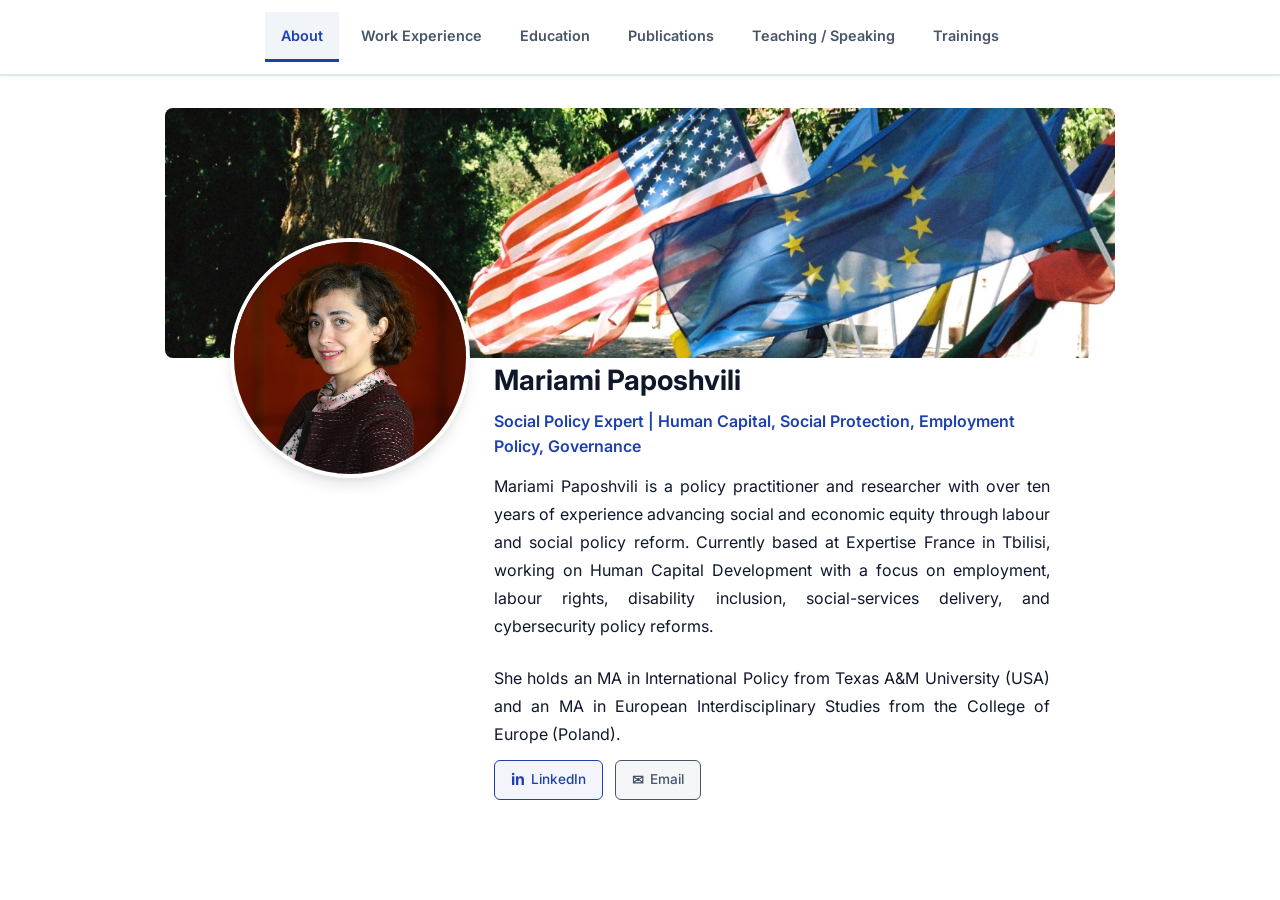
<file: index.html>
<!DOCTYPE html>
<html lang="en">
<!-- SEO: Update https://mariamipaposhvili.com to your domain in canonical, og:url, og:image, schema, robots.txt, and sitemap.xml when deploying -->
<head>
    <meta charset="UTF-8">
    <meta name="viewport" content="width=device-width, initial-scale=1.0">
    <meta name="description" content="Mariami Paposhvili - Policy Expert & Researcher specializing in international development, social policy, and Eastern Partnership relations. Expertise in human capital, employment policy, and EU-Georgia relations.">
    <meta name="keywords" content="Mariami Paposhvili, Policy Expert, Researcher, International Development, Eastern Partnership, Social Policy, Human Capital, Employment Policy, Georgia, Expertise France">
    <meta name="author" content="Mariami Paposhvili">
    <meta name="robots" content="index, follow">
    <link rel="canonical" href="https://mariamipaposhvili.com/">
    <title>Mariami Paposhvili - Policy Expert & Researcher | Social Policy, Eastern Partnership</title>
    <link rel="icon" type="image/x-icon" href="images/favicon.ico">
    <!-- Open Graph -->
    <meta property="og:type" content="profile">
    <meta property="og:title" content="Mariami Paposhvili - Policy Expert & Researcher">
    <meta property="og:description" content="Policy practitioner and researcher with 10+ years advancing social and economic equity through labour and social policy reform. Based at Expertise France in Tbilisi.">
    <meta property="og:url" content="https://mariamipaposhvili.com/">
    <meta property="og:image" content="https://mariamipaposhvili.com/images/photo.jpeg">
    <meta property="og:locale" content="en_US">
    <!-- Twitter Card -->
    <meta name="twitter:card" content="summary">
    <meta name="twitter:title" content="Mariami Paposhvili - Policy Expert & Researcher">
    <meta name="twitter:description" content="Policy practitioner and researcher with 10+ years in international development, social policy, and Eastern Partnership relations.">
    <link rel="preconnect" href="https://fonts.googleapis.com">
    <link rel="preconnect" href="https://fonts.gstatic.com" crossorigin>
    <link href="https://fonts.googleapis.com/css2?family=Inter:wght@300;400;500;600;700&display=swap" rel="stylesheet">
    <link rel="stylesheet" href="styles.css">
    <script async src="https://www.googletagmanager.com/gtag/js?id=G-JF07YHYESD"></script>
    <script>
        window.dataLayer = window.dataLayer || [];
        function gtag(){dataLayer.push(arguments);}
        gtag('js', new Date());
        gtag('config', 'G-JF07YHYESD');
    </script>
    <script type="application/ld+json">
    {
        "@context": "https://schema.org",
        "@type": "Person",
        "name": "Mariami Paposhvili",
        "jobTitle": "Social Policy Expert",
        "description": "Policy practitioner and researcher with over ten years of experience advancing social and economic equity through labour and social policy reform.",
        "url": "https://mariamipaposhvili.com/",
        "image": "https://mariamipaposhvili.com/images/photo.jpeg",
        "email": "mariami.paposhvili@coleurope.eu",
        "sameAs": ["https://www.linkedin.com/in/mariami-p-04703041/"],
        "alumniOf": [
            {"@type": "Organization", "name": "Texas A&M University"},
            {"@type": "Organization", "name": "College of Europe"}
        ],
        "worksFor": {"@type": "Organization", "name": "Expertise France"}
    }
    </script>
</head>
<body>
    <!-- Page Navigation -->
    <nav class="tabs-nav">
        <div class="container">
            <div class="tabs-menu">
                <a href="index.html" class="tab-btn active">About</a>
                <a href="experience.html" class="tab-btn">Work Experience</a>
                <a href="education.html" class="tab-btn">Education</a>
                <a href="publications.html" class="tab-btn">Publications</a>
                <a href="teaching.html" class="tab-btn">Teaching / Speaking</a>
                <a href="trainings.html" class="tab-btn">Trainings</a>
            </div>
        </div>
    </nav>

    <main class="main-content">
        <!-- About Section -->
        <section id="about" class="tab-content active">
            <div class="about-cover-container">
                <img src="images/cover-us-eu-flags.jpeg" alt="EU and US flags representing international policy and Eastern Partnership relations" class="about-cover-image">
            </div>
            <div class="container">
                <div class="about-content">
                    <div class="about-layout">
                        <div class="photo-container">
                            <img src="images/photo.jpeg" alt="Mariami Paposhvili" class="profile-photo" onerror="this.style.display='none'; this.nextElementSibling.style.display='block';">
                            <div class="photo-placeholder" style="display: none;">
                                <span>MP</span>
                            </div>
                        </div>
                        <div class="about-info-column">
                            <div class="about-info">
                                <h1 class="hero-name">Mariami Paposhvili</h1>
                                <p class="hero-title">Social Policy Expert | Human Capital, Social Protection, Employment Policy, Governance</p>
                            </div>
                            <div class="about-text">
                                <p>Mariami Paposhvili is a policy practitioner and researcher with over ten years of experience advancing social and economic equity through labour and social policy reform. Currently based at Expertise France in Tbilisi, working on Human Capital Development with a focus on employment, labour rights, disability inclusion, social-services delivery, and cybersecurity policy reforms.</p>
                                <p>She holds an MA in International Policy from Texas A&M University (USA) and an MA in European Interdisciplinary Studies from the College of Europe (Poland).</p>
                            </div>
                            <div class="about-contact-links">
                                <a href="https://www.linkedin.com/in/mariami-p-04703041/" target="_blank" rel="noopener noreferrer" class="contact-link linkedin-link">
                                    <span class="contact-icon">in</span>
                                    <span>LinkedIn</span>
                                </a>
                                <a href="mailto:mariami.paposhvili@coleurope.eu" class="contact-link email-link">
                                    <span class="contact-icon">✉</span>
                                    <span>Email</span>
                                </a>
                            </div>
                        </div>
                    </div>
                </div>
            </div>
        </section>
    </main>
</body>
</html>
</file>
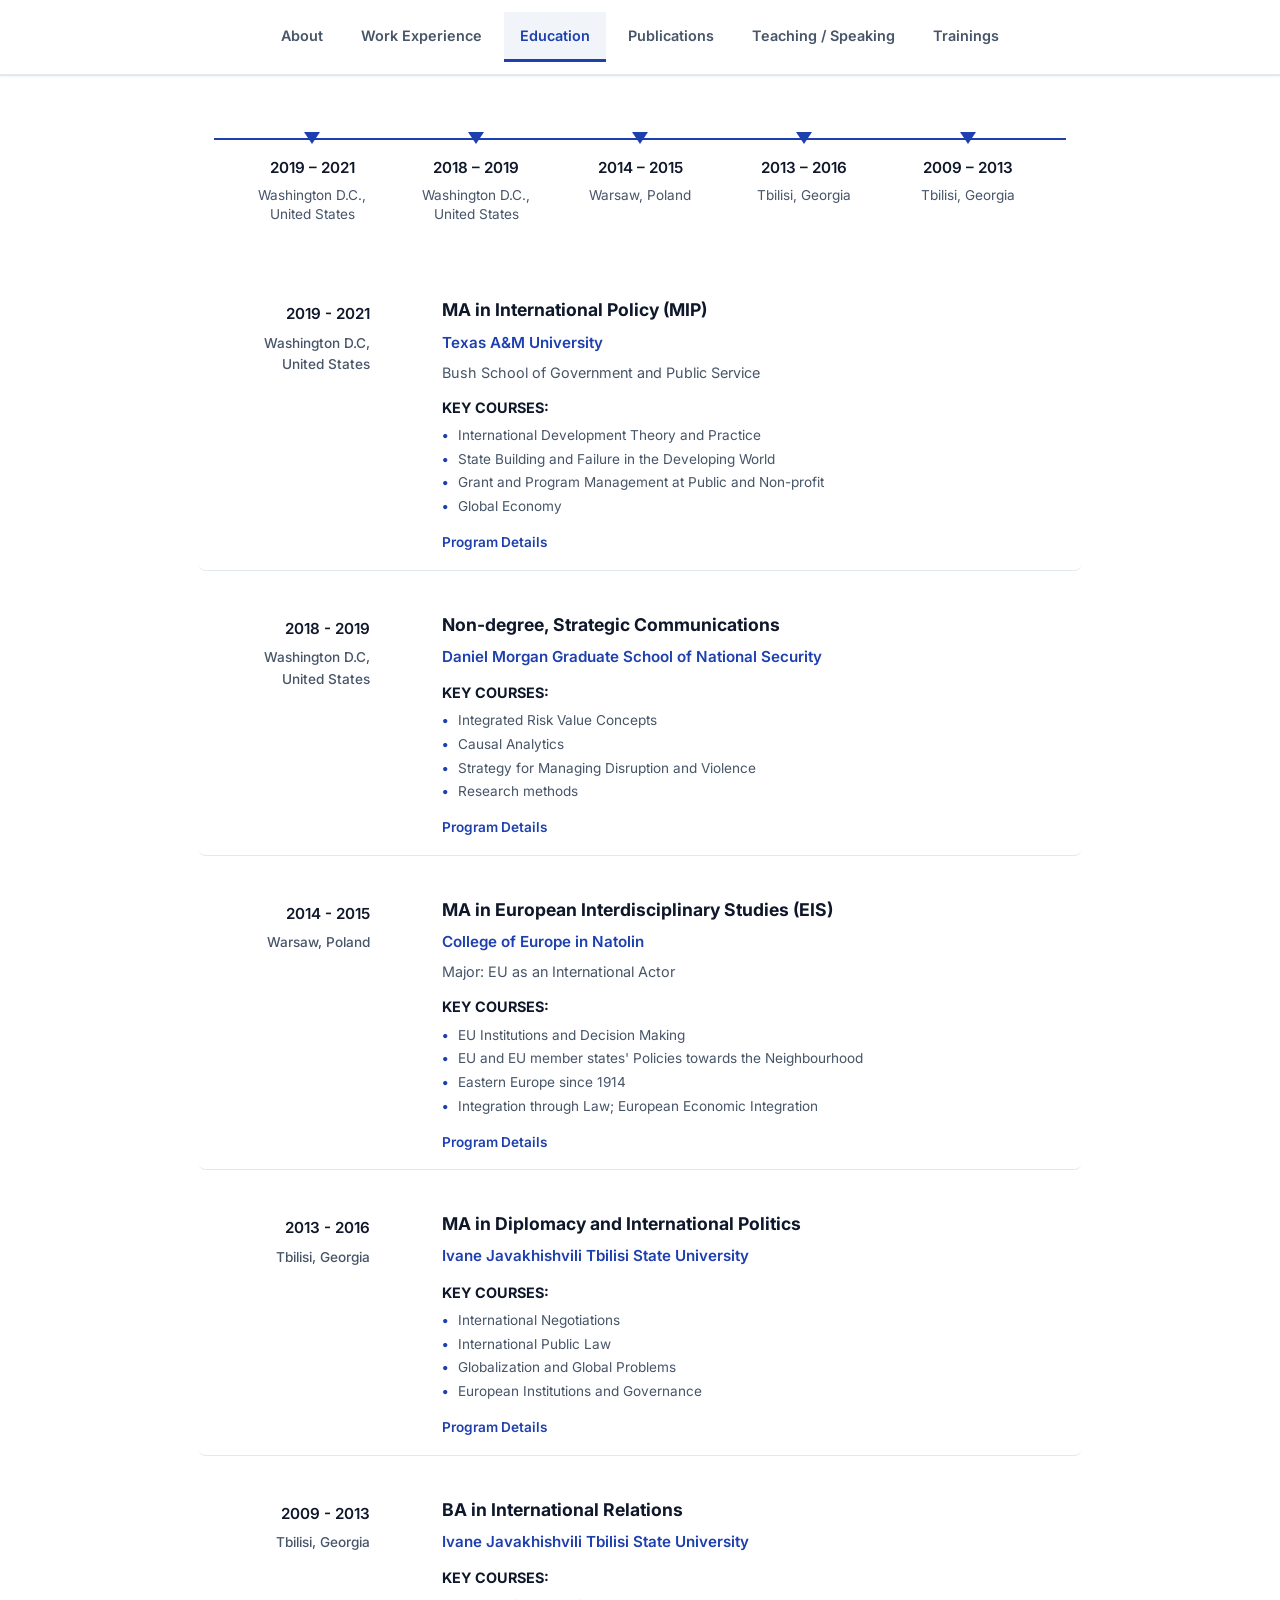
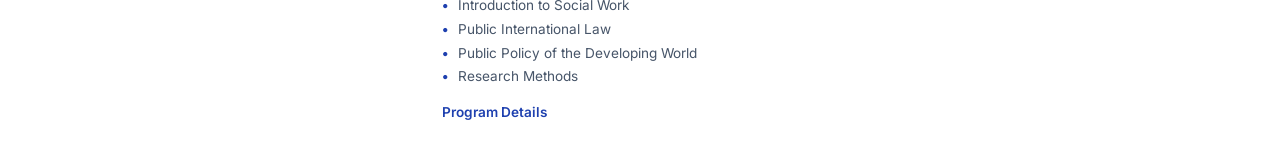
<file: education.html>
<!DOCTYPE html>
<html lang="en">
<head>
    <meta charset="UTF-8">
    <meta name="viewport" content="width=device-width, initial-scale=1.0">
    <meta name="description" content="Mariami Paposhvili's education: MA International Policy (Texas A&M), MA European Studies (College of Europe), MA Diplomacy (Tbilisi State University).">
    <meta name="keywords" content="Mariami Paposhvili, education, Texas A&M, College of Europe, Tbilisi State University, international policy">
    <meta name="author" content="Mariami Paposhvili">
    <meta name="robots" content="index, follow">
    <link rel="canonical" href="https://mariamipaposhvili.com/education.html">
    <title>Education - Mariami Paposhvili | MA International Policy, College of Europe</title>
    <link rel="icon" type="image/x-icon" href="images/favicon.ico">
    <meta property="og:type" content="website">
    <meta property="og:title" content="Education - Mariami Paposhvili">
    <meta property="og:description" content="Academic background: Texas A&M University, College of Europe in Natolin, Tbilisi State University.">
    <meta property="og:url" content="https://mariamipaposhvili.com/education.html">
    <link rel="preconnect" href="https://fonts.googleapis.com">
    <link rel="preconnect" href="https://fonts.gstatic.com" crossorigin>
    <link href="https://fonts.googleapis.com/css2?family=Inter:wght@300;400;500;600;700&display=swap" rel="stylesheet">
    <link rel="stylesheet" href="styles.css">
    <script async src="https://www.googletagmanager.com/gtag/js?id=G-JF07YHYESD"></script>
    <script>
        window.dataLayer = window.dataLayer || [];
        function gtag(){dataLayer.push(arguments);}
        gtag('js', new Date());
        gtag('config', 'G-JF07YHYESD');
    </script>
</head>
<body>
    <nav class="tabs-nav">
        <div class="container">
            <div class="tabs-menu">
                <a href="index.html" class="tab-btn">About</a>
                <a href="experience.html" class="tab-btn">Work Experience</a>
                <a href="education.html" class="tab-btn active">Education</a>
                <a href="publications.html" class="tab-btn">Publications</a>
                <a href="teaching.html" class="tab-btn">Teaching / Speaking</a>
                <a href="trainings.html" class="tab-btn">Trainings</a>
            </div>
        </div>
    </nav>

    <main class="main-content">
        <section id="education" class="tab-content active" aria-labelledby="education-heading">
            <div class="container">
                <h1 id="education-heading" class="page-title visually-hidden">Education</h1>
                <div class="education-timeline-header">
                    <div class="education-timeline-line"></div>
                    <div class="education-timeline-items">
                        <div class="education-timeline-item">
                            <div class="timeline-arrow"></div>
                            <div class="timeline-date">2019 – 2021</div>
                            <div class="timeline-location">Washington D.C.,<br>United States</div>
                        </div>
                        <div class="education-timeline-item">
                            <div class="timeline-arrow"></div>
                            <div class="timeline-date">2018 – 2019</div>
                            <div class="timeline-location">Washington D.C.,<br>United States</div>
                        </div>
                        <div class="education-timeline-item">
                            <div class="timeline-arrow"></div>
                            <div class="timeline-date">2014 – 2015</div>
                            <div class="timeline-location">Warsaw, Poland</div>
                        </div>
                        <div class="education-timeline-item">
                            <div class="timeline-arrow"></div>
                            <div class="timeline-date">2013 – 2016</div>
                            <div class="timeline-location">Tbilisi, Georgia</div>
                        </div>
                        <div class="education-timeline-item">
                            <div class="timeline-arrow"></div>
                            <div class="timeline-date">2009 – 2013</div>
                            <div class="timeline-location">Tbilisi, Georgia</div>
                        </div>
                    </div>
                </div>

                <div class="education-list">
                    <article class="education-item">
                        <div class="education-date-column">
                            <div class="education-period">2019 - 2021</div>
                            <div class="education-location-text">Washington D.C,<br>United States</div>
                        </div>
                        <div class="education-content-column">
                            <div class="education-header">
                                <h3 class="education-degree">MA in International Policy (MIP)</h3>
                                <span class="education-school">Texas A&amp;M University</span>
                                <span class="education-institution">Bush School of Government and Public Service</span>
                            </div>
                            <div class="education-details">
                                <p class="education-key-courses"><strong>KEY COURSES:</strong></p>
                                <ul>
                                    <li>International Development Theory and Practice</li>
                                    <li>State Building and Failure in the Developing World</li>
                                    <li>Grant and Program Management at Public and Non-profit</li>
                                    <li>Global Economy</li>
                                </ul>
                                <a href="https://bush.tamu.edu/dc/degrees/mip/" target="_blank" rel="noopener noreferrer" class="education-link">Program Details</a>
                            </div>
                        </div>
                    </article>

                    <article class="education-item">
                        <div class="education-date-column">
                            <div class="education-period">2018 - 2019</div>
                            <div class="education-location-text">Washington D.C,<br>United States</div>
                        </div>
                        <div class="education-content-column">
                            <div class="education-header">
                                <h3 class="education-degree">Non-degree, Strategic Communications</h3>
                                <span class="education-school">Daniel Morgan Graduate School of National Security</span>
                            </div>
                            <div class="education-details">
                                <p class="education-key-courses"><strong>KEY COURSES:</strong></p>
                                <ul>
                                    <li>Integrated Risk Value Concepts</li>
                                    <li>Causal Analytics</li>
                                    <li>Strategy for Managing Disruption and Violence</li>
                                    <li>Research methods</li>
                                </ul>
                                <a href="https://danielmorgangraduateschool.com/academics/" target="_blank" rel="noopener noreferrer" class="education-link">Program Details</a>
                            </div>
                        </div>
                    </article>

                    <article class="education-item">
                        <div class="education-date-column">
                            <div class="education-period">2014 - 2015</div>
                            <div class="education-location-text">Warsaw, Poland</div>
                        </div>
                        <div class="education-content-column">
                            <div class="education-header">
                                <h3 class="education-degree">MA in European Interdisciplinary Studies (EIS)</h3>
                                <span class="education-school">College of Europe in Natolin</span>
                                <span class="education-institution">Major: EU as an International Actor</span>
                            </div>
                            <div class="education-details">
                                <p class="education-key-courses"><strong>KEY COURSES:</strong></p>
                                <ul>
                                    <li>EU Institutions and Decision Making</li>
                                    <li>EU and EU member states' Policies towards the Neighbourhood</li>
                                    <li>Eastern Europe since 1914</li>
                                    <li>Integration through Law; European Economic Integration</li>
                                </ul>
                                <a href="https://www.coleurope.eu/natolin/academic-offer/master-arts-european-interdisciplinary-studies" target="_blank" rel="noopener noreferrer" class="education-link">Program Details</a>
                            </div>
                        </div>
                    </article>

                    <article class="education-item">
                        <div class="education-date-column">
                            <div class="education-period">2013 - 2016</div>
                            <div class="education-location-text">Tbilisi, Georgia</div>
                        </div>
                        <div class="education-content-column">
                            <div class="education-header">
                                <h3 class="education-degree">MA in Diplomacy and International Politics</h3>
                                <span class="education-school">Ivane Javakhishvili Tbilisi State University</span>
                            </div>
                            <div class="education-details">
                                <p class="education-key-courses"><strong>KEY COURSES:</strong></p>
                                <ul>
                                    <li>International Negotiations</li>
                                    <li>International Public Law</li>
                                    <li>Globalization and Global Problems</li>
                                    <li>European Institutions and Governance</li>
                                </ul>
                                <a href="https://www.tsu.ge/en/faculty/168/FACULTY%20OF%20SOCIAL%20AND%20POLITICAL%20SCIENCES/page/International-Relations-" target="_blank" rel="noopener noreferrer" class="education-link">Program Details</a>
                            </div>
                        </div>
                    </article>

                    <article class="education-item">
                        <div class="education-date-column">
                            <div class="education-period">2009 - 2013</div>
                            <div class="education-location-text">Tbilisi, Georgia</div>
                        </div>
                        <div class="education-content-column">
                            <div class="education-header">
                                <h3 class="education-degree">BA in International Relations</h3>
                                <span class="education-school">Ivane Javakhishvili Tbilisi State University</span>
                            </div>
                            <div class="education-details">
                                <p class="education-key-courses"><strong>KEY COURSES:</strong></p>
                                <ul>
                                    <li>Introduction to Social Work</li>
                                    <li>Public International Law</li>
                                    <li>Public Policy of the Developing World</li>
                                    <li>Research Methods</li>
                                </ul>
                                <a href="https://www.tsu.ge/en/faculty/168/FACULTY%20OF%20SOCIAL%20AND%20POLITICAL%20SCIENCES/page/International-Relations-" target="_blank" rel="noopener noreferrer" class="education-link">Program Details</a>
                            </div>
                        </div>
                    </article>
                </div>
            </div>
        </section>
    </main>
</body>
</html>
</file>
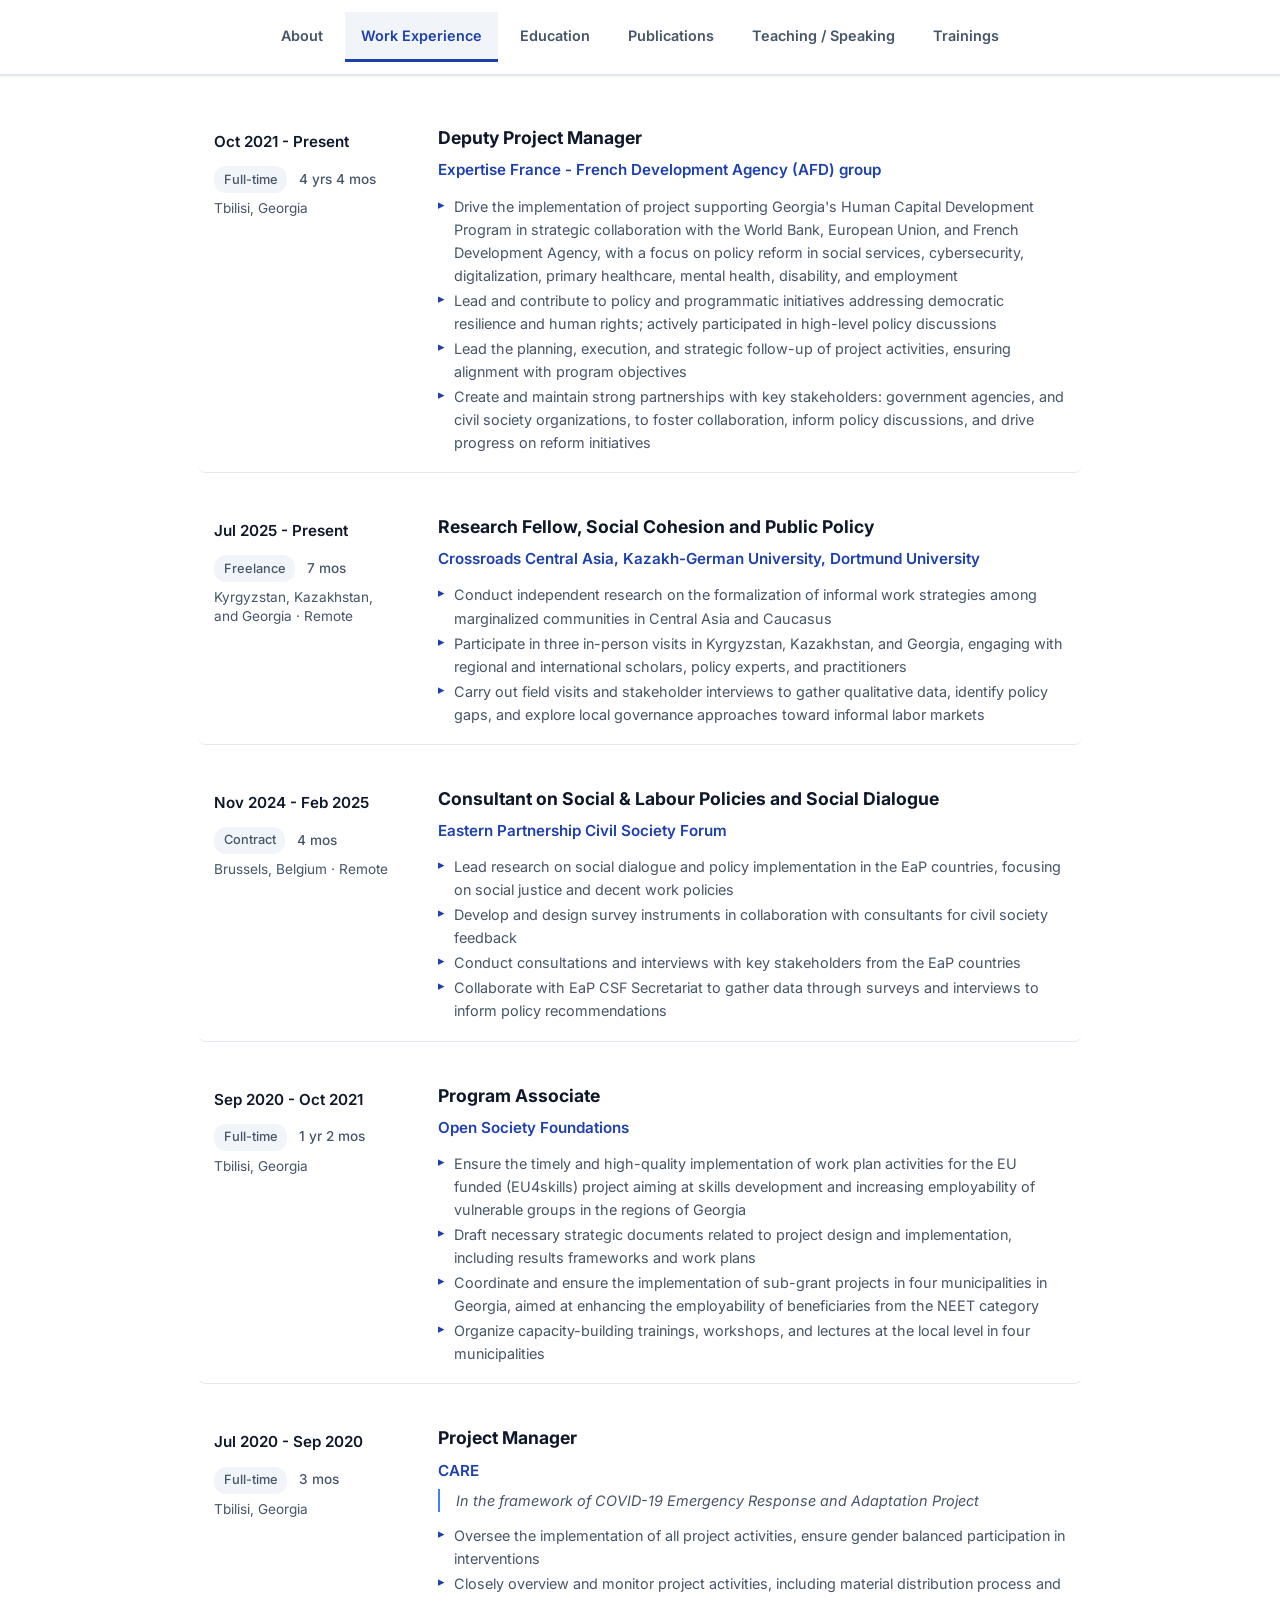
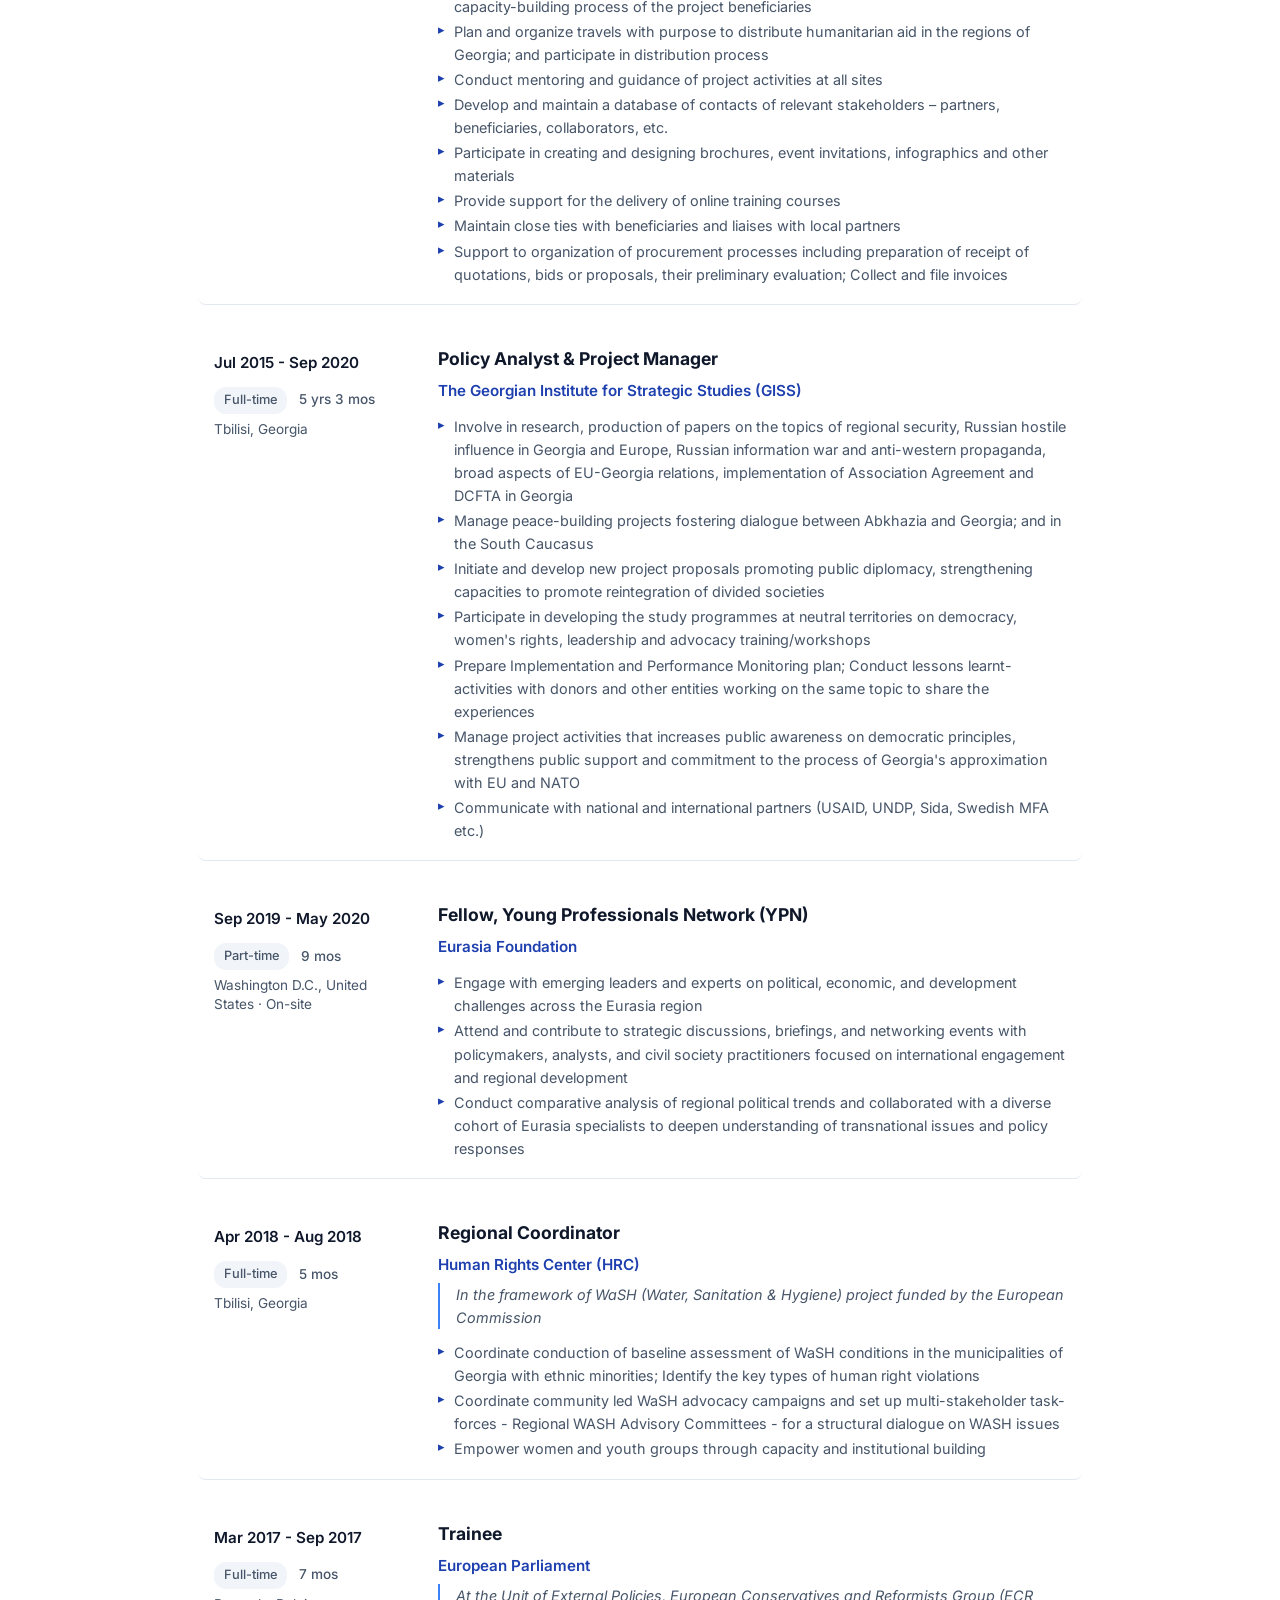
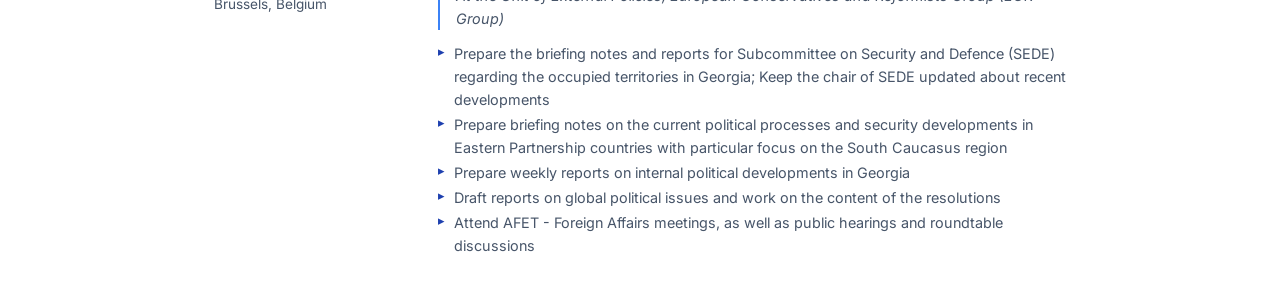
<file: experience.html>
<!DOCTYPE html>
<html lang="en">
<head>
    <meta charset="UTF-8">
    <meta name="viewport" content="width=device-width, initial-scale=1.0">
    <meta name="description" content="Mariami Paposhvili's work experience: Deputy Project Manager at Expertise France, Research Fellow, Consultant at EaP CSF, and roles at Open Society, CARE, GISS.">
    <meta name="keywords" content="Mariami Paposhvili, work experience, Expertise France, policy, international development, Georgia, Tbilisi">
    <meta name="author" content="Mariami Paposhvili">
    <meta name="robots" content="index, follow">
    <link rel="canonical" href="https://mariamipaposhvili.com/experience.html">
    <title>Work Experience - Mariami Paposhvili | Policy Expert & Researcher</title>
    <link rel="icon" type="image/x-icon" href="images/favicon.ico">
    <meta property="og:type" content="website">
    <meta property="og:title" content="Work Experience - Mariami Paposhvili">
    <meta property="og:description" content="Professional experience in policy, international development, and social policy reform. Expertise France, EaP CSF, Open Society Foundations, and more.">
    <meta property="og:url" content="https://mariamipaposhvili.com/experience.html">
    <link rel="preconnect" href="https://fonts.googleapis.com">
    <link rel="preconnect" href="https://fonts.gstatic.com" crossorigin>
    <link href="https://fonts.googleapis.com/css2?family=Inter:wght@300;400;500;600;700&display=swap" rel="stylesheet">
    <link rel="stylesheet" href="styles.css">
    <script async src="https://www.googletagmanager.com/gtag/js?id=G-JF07YHYESD"></script>
    <script>
        window.dataLayer = window.dataLayer || [];
        function gtag(){dataLayer.push(arguments);}
        gtag('js', new Date());
        gtag('config', 'G-JF07YHYESD');
    </script>
</head>
<body>
    <nav class="tabs-nav">
        <div class="container">
            <div class="tabs-menu">
                <a href="index.html" class="tab-btn">About</a>
                <a href="experience.html" class="tab-btn active">Work Experience</a>
                <a href="education.html" class="tab-btn">Education</a>
                <a href="publications.html" class="tab-btn">Publications</a>
                <a href="teaching.html" class="tab-btn">Teaching / Speaking</a>
                <a href="trainings.html" class="tab-btn">Trainings</a>
            </div>
        </div>
    </nav>

    <main class="main-content">
        <section id="experience" class="tab-content active" aria-labelledby="experience-heading">
            <div class="container">
                <h1 id="experience-heading" class="page-title visually-hidden">Work Experience</h1>
                <div class="experience-list">
                    <article class="experience-item">
                        <div class="experience-date-column">
                            <div class="experience-period">Oct 2021 - Present</div>
                            <div class="experience-duration-type">
                                <span class="job-type">Full-time</span>
                                <span class="experience-duration">4 yrs 4 mos</span>
                            </div>
                            <div class="job-location-with-icon"><span>Tbilisi, Georgia</span></div>
                        </div>
                        <div class="experience-content-column">
                            <div class="job-header">
                                <h3 class="job-title">Deputy Project Manager</h3>
                                <span class="job-company">Expertise France - French Development Agency (AFD) group</span>
                            </div>
                            <ul class="job-description">
                                <li>Drive the implementation of project supporting Georgia's Human Capital Development Program in strategic collaboration with the World Bank, European Union, and French Development Agency, with a focus on policy reform in social services, cybersecurity, digitalization, primary healthcare, mental health, disability, and employment</li>
                                <li>Lead and contribute to policy and programmatic initiatives addressing democratic resilience and human rights; actively participated in high-level policy discussions</li>
                                <li>Lead the planning, execution, and strategic follow-up of project activities, ensuring alignment with program objectives</li>
                                <li>Create and maintain strong partnerships with key stakeholders: government agencies, and civil society organizations, to foster collaboration, inform policy discussions, and drive progress on reform initiatives</li>
                            </ul>
                        </div>
                    </article>

                    <article class="experience-item">
                        <div class="experience-date-column">
                            <div class="experience-period">Jul 2025 - Present</div>
                            <div class="experience-duration-type">
                                <span class="job-type">Freelance</span>
                                <span class="experience-duration">7 mos</span>
                            </div>
                            <div class="job-location-with-icon"><span>Kyrgyzstan, Kazakhstan, and Georgia · Remote</span></div>
                        </div>
                        <div class="experience-content-column">
                            <div class="job-header">
                                <h3 class="job-title">Research Fellow, Social Cohesion and Public Policy</h3>
                                <span class="job-company">Crossroads Central Asia, Kazakh-German University, Dortmund University</span>
                            </div>
                            <ul class="job-description">
                                <li>Conduct independent research on the formalization of informal work strategies among marginalized communities in Central Asia and Caucasus</li>
                                <li>Participate in three in-person visits in Kyrgyzstan, Kazakhstan, and Georgia, engaging with regional and international scholars, policy experts, and practitioners</li>
                                <li>Carry out field visits and stakeholder interviews to gather qualitative data, identify policy gaps, and explore local governance approaches toward informal labor markets</li>
                            </ul>
                        </div>
                    </article>

                    <article class="experience-item">
                        <div class="experience-date-column">
                            <div class="experience-period">Nov 2024 - Feb 2025</div>
                            <div class="experience-duration-type">
                                <span class="job-type">Contract</span>
                                <span class="experience-duration">4 mos</span>
                            </div>
                            <div class="job-location-with-icon"><span>Brussels, Belgium · Remote</span></div>
                        </div>
                        <div class="experience-content-column">
                            <div class="job-header">
                                <h3 class="job-title">Consultant on Social & Labour Policies and Social Dialogue</h3>
                                <span class="job-company">Eastern Partnership Civil Society Forum</span>
                            </div>
                            <ul class="job-description">
                                <li>Lead research on social dialogue and policy implementation in the EaP countries, focusing on social justice and decent work policies</li>
                                <li>Develop and design survey instruments in collaboration with consultants for civil society feedback</li>
                                <li>Conduct consultations and interviews with key stakeholders from the EaP countries</li>
                                <li>Collaborate with EaP CSF Secretariat to gather data through surveys and interviews to inform policy recommendations</li>
                            </ul>
                        </div>
                    </article>

                    <article class="experience-item">
                        <div class="experience-date-column">
                            <div class="experience-period">Sep 2020 - Oct 2021</div>
                            <div class="experience-duration-type">
                                <span class="job-type">Full-time</span>
                                <span class="experience-duration">1 yr 2 mos</span>
                            </div>
                            <div class="job-location-with-icon"><span>Tbilisi, Georgia</span></div>
                        </div>
                        <div class="experience-content-column">
                            <div class="job-header">
                                <h3 class="job-title">Program Associate</h3>
                                <span class="job-company">Open Society Foundations</span>
                            </div>
                            <ul class="job-description">
                                <li>Ensure the timely and high-quality implementation of work plan activities for the EU funded (EU4skills) project aiming at skills development and increasing employability of vulnerable groups in the regions of Georgia</li>
                                <li>Draft necessary strategic documents related to project design and implementation, including results frameworks and work plans</li>
                                <li>Coordinate and ensure the implementation of sub-grant projects in four municipalities in Georgia, aimed at enhancing the employability of beneficiaries from the NEET category</li>
                                <li>Organize capacity-building trainings, workshops, and lectures at the local level in four municipalities</li>
                            </ul>
                        </div>
                    </article>

                    <article class="experience-item">
                        <div class="experience-date-column">
                            <div class="experience-period">Jul 2020 - Sep 2020</div>
                            <div class="experience-duration-type">
                                <span class="job-type">Full-time</span>
                                <span class="experience-duration">3 mos</span>
                            </div>
                            <div class="job-location-with-icon"><span>Tbilisi, Georgia</span></div>
                        </div>
                        <div class="experience-content-column">
                            <div class="job-header">
                                <h3 class="job-title">Project Manager</h3>
                                <span class="job-company">CARE</span>
                            </div>
                            <p class="job-context">In the framework of COVID-19 Emergency Response and Adaptation Project</p>
                            <ul class="job-description">
                                <li>Oversee the implementation of all project activities, ensure gender balanced participation in interventions</li>
                                <li>Closely overview and monitor project activities, including material distribution process and capacity-building process of the project beneficiaries</li>
                                <li>Plan and organize travels with purpose to distribute humanitarian aid in the regions of Georgia; and participate in distribution process</li>
                                <li>Conduct mentoring and guidance of project activities at all sites</li>
                                <li>Develop and maintain a database of contacts of relevant stakeholders – partners, beneficiaries, collaborators, etc.</li>
                                <li>Participate in creating and designing brochures, event invitations, infographics and other materials</li>
                                <li>Provide support for the delivery of online training courses</li>
                                <li>Maintain close ties with beneficiaries and liaises with local partners</li>
                                <li>Support to organization of procurement processes including preparation of receipt of quotations, bids or proposals, their preliminary evaluation; Collect and file invoices</li>
                            </ul>
                        </div>
                    </article>

                    <article class="experience-item">
                        <div class="experience-date-column">
                            <div class="experience-period">Jul 2015 - Sep 2020</div>
                            <div class="experience-duration-type">
                                <span class="job-type">Full-time</span>
                                <span class="experience-duration">5 yrs 3 mos</span>
                            </div>
                            <div class="job-location-with-icon"><span>Tbilisi, Georgia</span></div>
                        </div>
                        <div class="experience-content-column">
                            <div class="job-header">
                                <h3 class="job-title">Policy Analyst & Project Manager</h3>
                                <span class="job-company">The Georgian Institute for Strategic Studies (GISS)</span>
                            </div>
                            <ul class="job-description">
                                <li>Involve in research, production of papers on the topics of regional security, Russian hostile influence in Georgia and Europe, Russian information war and anti-western propaganda, broad aspects of EU-Georgia relations, implementation of Association Agreement and DCFTA in Georgia</li>
                                <li>Manage peace-building projects fostering dialogue between Abkhazia and Georgia; and in the South Caucasus</li>
                                <li>Initiate and develop new project proposals promoting public diplomacy, strengthening capacities to promote reintegration of divided societies</li>
                                <li>Participate in developing the study programmes at neutral territories on democracy, women's rights, leadership and advocacy training/workshops</li>
                                <li>Prepare Implementation and Performance Monitoring plan; Conduct lessons learnt-activities with donors and other entities working on the same topic to share the experiences</li>
                                <li>Manage project activities that increases public awareness on democratic principles, strengthens public support and commitment to the process of Georgia's approximation with EU and NATO</li>
                                <li>Communicate with national and international partners (USAID, UNDP, Sida, Swedish MFA etc.)</li>
                            </ul>
                        </div>
                    </article>

                    <article class="experience-item">
                        <div class="experience-date-column">
                            <div class="experience-period">Sep 2019 - May 2020</div>
                            <div class="experience-duration-type">
                                <span class="job-type">Part-time</span>
                                <span class="experience-duration">9 mos</span>
                            </div>
                            <div class="job-location-with-icon"><span>Washington D.C., United States · On-site</span></div>
                        </div>
                        <div class="experience-content-column">
                            <div class="job-header">
                                <h3 class="job-title">Fellow, Young Professionals Network (YPN)</h3>
                                <span class="job-company">Eurasia Foundation</span>
                            </div>
                            <ul class="job-description">
                                <li>Engage with emerging leaders and experts on political, economic, and development challenges across the Eurasia region</li>
                                <li>Attend and contribute to strategic discussions, briefings, and networking events with policymakers, analysts, and civil society practitioners focused on international engagement and regional development</li>
                                <li>Conduct comparative analysis of regional political trends and collaborated with a diverse cohort of Eurasia specialists to deepen understanding of transnational issues and policy responses</li>
                            </ul>
                        </div>
                    </article>

                    <article class="experience-item">
                        <div class="experience-date-column">
                            <div class="experience-period">Apr 2018 - Aug 2018</div>
                            <div class="experience-duration-type">
                                <span class="job-type">Full-time</span>
                                <span class="experience-duration">5 mos</span>
                            </div>
                            <div class="job-location-with-icon"><span>Tbilisi, Georgia</span></div>
                        </div>
                        <div class="experience-content-column">
                            <div class="job-header">
                                <h3 class="job-title">Regional Coordinator</h3>
                                <span class="job-company">Human Rights Center (HRC)</span>
                            </div>
                            <p class="job-context">In the framework of WaSH (Water, Sanitation & Hygiene) project funded by the European Commission</p>
                            <ul class="job-description">
                                <li>Coordinate conduction of baseline assessment of WaSH conditions in the municipalities of Georgia with ethnic minorities; Identify the key types of human right violations</li>
                                <li>Coordinate community led WaSH advocacy campaigns and set up multi-stakeholder task-forces - Regional WASH Advisory Committees - for a structural dialogue on WASH issues</li>
                                <li>Empower women and youth groups through capacity and institutional building</li>
                            </ul>
                        </div>
                    </article>

                    <article class="experience-item">
                        <div class="experience-date-column">
                            <div class="experience-period">Mar 2017 - Sep 2017</div>
                            <div class="experience-duration-type">
                                <span class="job-type">Full-time</span>
                                <span class="experience-duration">7 mos</span>
                            </div>
                            <div class="job-location-with-icon"><span>Brussels, Belgium</span></div>
                        </div>
                        <div class="experience-content-column">
                            <div class="job-header">
                                <h3 class="job-title">Trainee</h3>
                                <span class="job-company">European Parliament</span>
                            </div>
                            <p class="job-context">At the Unit of External Policies, European Conservatives and Reformists Group (ECR Group)</p>
                            <ul class="job-description">
                                <li>Prepare the briefing notes and reports for Subcommittee on Security and Defence (SEDE) regarding the occupied territories in Georgia; Keep the chair of SEDE updated about recent developments</li>
                                <li>Prepare briefing notes on the current political processes and security developments in Eastern Partnership countries with particular focus on the South Caucasus region</li>
                                <li>Prepare weekly reports on internal political developments in Georgia</li>
                                <li>Draft reports on global political issues and work on the content of the resolutions</li>
                                <li>Attend AFET - Foreign Affairs meetings, as well as public hearings and roundtable discussions</li>
                            </ul>
                        </div>
                    </article>
                </div>
            </div>
        </section>
    </main>
</body>
</html>
</file>
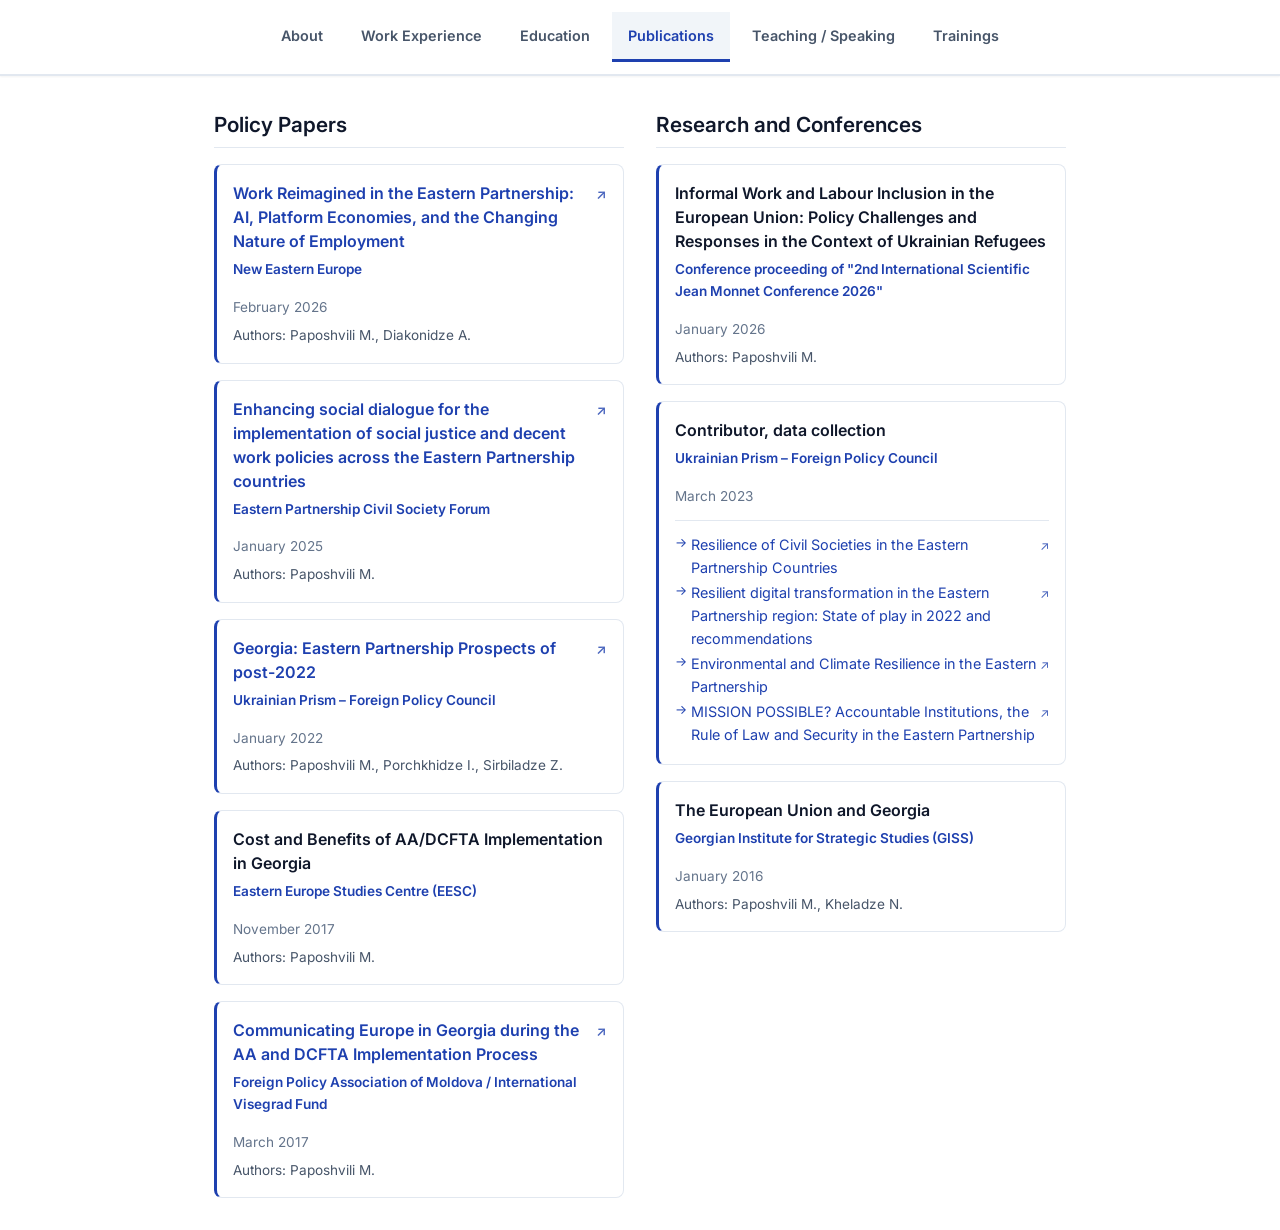
<file: publications.html>
<!DOCTYPE html>
<html lang="en">
<head>
    <meta charset="UTF-8">
    <meta name="viewport" content="width=device-width, initial-scale=1.0">
    <meta name="description" content="Mariami Paposhvili's publications and policy papers on Eastern Partnership, social dialogue, labour policy, EU-Georgia relations. New Eastern Europe, EaP CSF, Ukrainian Prism.">
    <meta name="keywords" content="Mariami Paposhvili, publications, policy papers, Eastern Partnership, social dialogue, labour policy, EU-Georgia">
    <meta name="author" content="Mariami Paposhvili">
    <meta name="robots" content="index, follow">
    <link rel="canonical" href="https://mariamipaposhvili.com/publications.html">
    <title>Publications - Mariami Paposhvili | Policy Papers & Research</title>
    <link rel="icon" type="image/x-icon" href="images/favicon.ico">
    <meta property="og:type" content="website">
    <meta property="og:title" content="Publications - Mariami Paposhvili">
    <meta property="og:description" content="Policy papers and research on Eastern Partnership, social justice, decent work, and EU-Georgia relations.">
    <meta property="og:url" content="https://mariamipaposhvili.com/publications.html">
    <link rel="preconnect" href="https://fonts.googleapis.com">
    <link rel="preconnect" href="https://fonts.gstatic.com" crossorigin>
    <link href="https://fonts.googleapis.com/css2?family=Inter:wght@300;400;500;600;700&display=swap" rel="stylesheet">
    <link rel="stylesheet" href="styles.css">
    <script async src="https://www.googletagmanager.com/gtag/js?id=G-JF07YHYESD"></script>
    <script>
        window.dataLayer = window.dataLayer || [];
        function gtag(){dataLayer.push(arguments);}
        gtag('js', new Date());
        gtag('config', 'G-JF07YHYESD');
    </script>
</head>
<body>
    <nav class="tabs-nav">
        <div class="container">
            <div class="tabs-menu">
                <a href="index.html" class="tab-btn">About</a>
                <a href="experience.html" class="tab-btn">Work Experience</a>
                <a href="education.html" class="tab-btn">Education</a>
                <a href="publications.html" class="tab-btn active">Publications</a>
                <a href="teaching.html" class="tab-btn">Teaching / Speaking</a>
                <a href="trainings.html" class="tab-btn">Trainings</a>
            </div>
        </div>
    </nav>

    <main class="main-content">
        <section id="publications" class="tab-content active" aria-labelledby="publications-heading">
            <div class="container">
                <h1 id="publications-heading" class="page-title visually-hidden">Publications & Policy Papers</h1>
                <div class="publications-layout">
                    <div class="publications-column">
                        <h3 class="subsection-title">Policy Papers</h3>
                        <div class="papers-list">
                            <article class="paper-item">
                                <h3 class="paper-title"><a href="https://neweasterneurope.eu/2026/02/23/reimagining-labour-in-the-eastern-partnership/" target="_blank" rel="noopener noreferrer">Work Reimagined in the Eastern Partnership: AI, Platform Economies, and the Changing Nature of Employment</a></h3>
                                <div class="paper-meta">
                                    <span class="paper-publisher">New Eastern Europe</span>
                                    <span class="paper-date">February 2026</span>
                                </div>
                                <div class="paper-authors">Authors: Paposhvili M., Diakonidze A.</div>
                            </article>

                            <article class="paper-item">
                                <h3 class="paper-title"><a href="https://eap-csf.eu/articles/enhancing-social-dialogue-for-social-justice-and-decent-work-policies-across-the-eap/" target="_blank" rel="noopener noreferrer">Enhancing social dialogue for the implementation of social justice and decent work policies across the Eastern Partnership countries</a></h3>
                                <div class="paper-meta">
                                    <span class="paper-publisher">Eastern Partnership Civil Society Forum</span>
                                    <span class="paper-date">January 2025</span>
                                </div>
                                <div class="paper-authors">Authors: Paposhvili M.</div>
                            </article>

                            <article class="paper-item">
                                <h3 class="paper-title"><a href="https://prismua.org/wp-content/uploads/2022/12/fin_EaP-Perception-and-Vision-final.pdf" target="_blank" rel="noopener noreferrer">Georgia: Eastern Partnership Prospects of post-2022</a></h3>
                                <div class="paper-meta">
                                    <span class="paper-publisher">Ukrainian Prism – Foreign Policy Council</span>
                                    <span class="paper-date">January 2022</span>
                                </div>
                                <div class="paper-authors">Authors: Paposhvili M., Porchkhidze I., Sirbiladze Z.</div>
                            </article>

                            <article class="paper-item">
                                <h3 class="paper-title">Cost and Benefits of AA/DCFTA Implementation in Georgia</h3>
                                <div class="paper-meta">
                                    <span class="paper-publisher">Eastern Europe Studies Centre (EESC)</span>
                                    <span class="paper-date">November 2017</span>
                                </div>
                                <div class="paper-authors">Authors: Paposhvili M.</div>
                            </article>

                            <article class="paper-item">
                                <h3 class="paper-title"><a href="https://cens.ceu.edu/article/2017-04-25/communicating-europe-new-regional-security-context" target="_blank" rel="noopener noreferrer">Communicating Europe in Georgia during the AA and DCFTA Implementation Process</a></h3>
                                <div class="paper-meta">
                                    <span class="paper-publisher">Foreign Policy Association of Moldova / International Visegrad Fund</span>
                                    <span class="paper-date">March 2017</span>
                                </div>
                                <div class="paper-authors">Authors: Paposhvili M.</div>
                            </article>
                        </div>
                    </div>

                    <div class="publications-column">
                        <h3 class="subsection-title">Research and Conferences</h3>
                        <div class="publications-list">
                            <article class="publication-item">
                                <h3 class="publication-title">Informal Work and Labour Inclusion in the European Union: Policy Challenges and Responses in the Context of Ukrainian Refugees</h3>
                                <div class="publication-meta">
                                    <span class="publication-publisher">Conference proceeding of "2nd International Scientific Jean Monnet Conference 2026"</span>
                                    <span class="publication-date">January 2026</span>
                                </div>
                                <div class="publication-authors">Authors: Paposhvili M.</div>
                            </article>

                            <article class="publication-item">
                                <h3 class="publication-title">Contributor, data collection</h3>
                                <div class="publication-meta">
                                    <span class="publication-publisher">Ukrainian Prism – Foreign Policy Council</span>
                                    <span class="publication-date">March 2023</span>
                                </div>
                                <ul class="paper-contributions">
                                    <li><a href="https://prismua.org/en/english-resilience-of-civil-societies-in-the-eastern-partnership-countries/" target="_blank" rel="noopener noreferrer">Resilience of Civil Societies in the Eastern Partnership Countries</a></li>
                                    <li><a href="https://prismua.org/en/english-resilient-digital-transformation-in-the-eastern-partnership-region-state-of-play-in-2022-and-recommendations/" target="_blank" rel="noopener noreferrer">Resilient digital transformation in the Eastern Partnership region: State of play in 2022 and recommendations</a></li>
                                    <li><a href="https://prismua.org/en/environmental-and-climate-resilience-in-the-eastern-partnership-region-stay-of-play-in-2022-and-recommendations/" target="_blank" rel="noopener noreferrer">Environmental and Climate Resilience in the Eastern Partnership</a></li>
                                    <li><a href="https://prismua.org/en/eap_rule_of_law/" target="_blank" rel="noopener noreferrer">MISSION POSSIBLE? Accountable Institutions, the Rule of Law and Security in the Eastern Partnership</a></li>
                                </ul>
                            </article>

                            <article class="publication-item">
                                <h3 class="publication-title">The European Union and Georgia</h3>
                                <div class="publication-meta">
                                    <span class="publication-publisher">Georgian Institute for Strategic Studies (GISS)</span>
                                    <span class="publication-date">January 2016</span>
                                </div>
                                <div class="publication-authors">Authors: Paposhvili M., Kheladze N.</div>
                            </article>
                        </div>
                    </div>
                </div>
            </div>
        </section>
    </main>
</body>
</html>
</file>
<file: styles.css>
/* ============================================
   CSS Variables & Reset
   ============================================ */

:root {
    /* Professional Color Scheme */
    --primary-color: #1e40af;
    --primary-dark: #1e3a8a;
    --primary-light: #3b82f6;
    --secondary-color: #475569;
    --accent-color: #0ea5e9;
    --text-primary: #0f172a;
    --text-secondary: #475569;
    --text-light: #64748b;
    --bg-primary: #ffffff;
    --bg-secondary: #f8fafc;
    --bg-alt: #f1f5f9;
    --border-color: #e2e8f0;
    --shadow-sm: 0 1px 2px 0 rgba(0, 0, 0, 0.05);
    --shadow-md: 0 4px 6px -1px rgba(0, 0, 0, 0.1), 0 2px 4px -1px rgba(0, 0, 0, 0.06);
    --shadow-lg: 0 10px 15px -3px rgba(0, 0, 0, 0.1), 0 4px 6px -2px rgba(0, 0, 0, 0.05);
    
    /* Typography */
    --font-primary: 'Inter', -apple-system, BlinkMacSystemFont, 'Segoe UI', sans-serif;
    
    /* Spacing */
    --spacing-xs: 0.375rem;
    --spacing-sm: 0.75rem;
    --spacing-md: 1rem;
    --spacing-lg: 1.5rem;
    --spacing-xl: 2rem;
    
    /* Layout */
    --container-max-width: 1100px;
    --border-radius: 8px;
    --transition: all 0.2s ease;
}

* {
    margin: 0;
    padding: 0;
    box-sizing: border-box;
}

html {
    scroll-behavior: smooth;
    height: 100%;
}

body {
    font-family: var(--font-primary);
    font-size: 15px;
    line-height: 1.6;
    color: var(--text-primary);
    background-color: var(--bg-primary);
    -webkit-font-smoothing: antialiased;
    -moz-osx-font-smoothing: grayscale;
    min-height: 100vh;
    display: flex;
    flex-direction: column;
}

/* ============================================
   Container
   ============================================ */

.container {
    max-width: var(--container-max-width);
    margin: 0 auto;
    padding: 0 var(--spacing-md);
}

@media (min-width: 768px) {
    .container {
        padding: 0 var(--spacing-lg);
    }
}

/* ============================================
   About Section
   ============================================ */

.about-cover-container {
    width: 100%;
    height: 200px;
    overflow: visible;
    position: relative;
    display: flex;
    justify-content: center;
    align-items: flex-start;
}

@media (min-width: 1024px) {
    .about-cover-container {
        height: 250px;
    }
}

.about-cover-image {
    width: 100%;
    height: 100%;
    object-fit: cover;
    object-position: center;
    max-width: 950px;
    border-radius: var(--border-radius);
}


@media (min-width: 1024px) {
    .about-cover-container {
        height: 250px;
    }
    
    .about-cover-image {
        max-width: 950px;
        border-radius: var(--border-radius);
    }
}

@media (max-width: 768px) {
    .about-cover-container {
        height: 150px;
    }
    
    .about-cover-image {
        max-width: 100%;
        border-radius: 0;
    }
}

.about-content {
    max-width: 950px;
    margin: 0 auto;
    padding: 0 var(--spacing-md) var(--spacing-lg);
    position: relative;
}

.about-layout {
    display: flex;
    gap: var(--spacing-lg);
    align-items: flex-start;
}

@media (max-width: 768px) {
    .about-layout {
        flex-direction: column;
        align-items: center;
    }
}

.photo-container {
    flex-shrink: 0;
    position: relative;
    z-index: 10;
    margin-top: -120px;
}

@media (max-width: 768px) {
    .photo-container {
        margin-top: -100px;
    }
}

.about-info-column {
    flex: 1;
    display: flex;
    flex-direction: column;
    gap: var(--spacing-sm);
}

.about-info {
    text-align: left;
}

@media (max-width: 768px) {
    .about-info {
        text-align: center;
    }
}

.profile-photo {
    width: 240px;
    height: 240px;
    border-radius: 50%;
    object-fit: cover;
    border: 4px solid white;
    box-shadow: var(--shadow-lg);
}

@media (max-width: 768px) {
    .profile-photo {
        width: 200px;
        height: 200px;
    }
}

.photo-placeholder {
    width: 240px;
    height: 240px;
    border-radius: 50%;
    background: linear-gradient(135deg, var(--primary-color), var(--primary-light));
    display: flex;
    align-items: center;
    justify-content: center;
    border: 4px solid white;
    box-shadow: var(--shadow-lg);
}

@media (max-width: 768px) {
    .photo-placeholder {
        width: 200px;
        height: 200px;
    }
}

.photo-placeholder span {
    font-size: 4rem;
    font-weight: 700;
    color: white;
}

@media (max-width: 768px) {
    .photo-placeholder span {
        font-size: 3rem;
    }
}


.about-info {
    flex: 1;
    text-align: left;
}

@media (max-width: 768px) {
    .about-info {
        text-align: center;
    }
}

.hero-name {
    font-size: 1.75rem;
    font-weight: 700;
    color: var(--text-primary);
    margin-bottom: var(--spacing-xs);
}

.hero-title {
    font-size: 1rem;
    font-weight: 600;
    color: var(--primary-color);
}

.hero-subtitle {
    font-size: 0.9rem;
    color: var(--text-secondary);
    margin-bottom: var(--spacing-md);
    line-height: 1.6;
}

.hero-links {
    display: flex;
    gap: var(--spacing-md);
    margin-top: var(--spacing-sm);
}

@media (max-width: 768px) {
    .hero-links {
        justify-content: center;
    }
}

.social-link {
    display: inline-block;
    padding: var(--spacing-sm) var(--spacing-lg);
    background: var(--primary-color);
    color: white;
    text-decoration: none;
    border-radius: var(--border-radius);
    font-weight: 600;
    font-size: 0.9rem;
    transition: var(--transition);
}

.social-link:hover {
    background: var(--primary-dark);
}

.about-text {
    text-align: left;
    color: var(--text-primary);
    line-height: 1.75;
    margin-bottom: 0;
}

.about-text p {
    font-size: 1rem;
    font-weight: 400;
    margin-bottom: var(--spacing-lg);
    text-align: justify;
    text-justify: inter-word;
}

@media (max-width: 768px) {
    .about-text p {
        text-align: left;
    }
}

.about-text p:last-child {
    margin-bottom: 0;
}

.about-contact-links {
    display: flex;
    gap: var(--spacing-sm);
    margin-top: 0;
    flex-wrap: wrap;
}

.contact-link {
    display: inline-flex;
    align-items: center;
    gap: var(--spacing-xs);
    padding: var(--spacing-xs) var(--spacing-md);
    border-radius: 6px;
    text-decoration: none;
    font-weight: 500;
    font-size: 0.85rem;
    transition: var(--transition);
    border: 1.5px solid;
}

.linkedin-link {
    color: var(--primary-color);
    border-color: var(--primary-color);
    background: rgba(30, 64, 175, 0.05);
}

.linkedin-link:hover {
    background: var(--primary-color);
    color: white;
    transform: translateY(-1px);
    box-shadow: 0 2px 4px rgba(30, 64, 175, 0.2);
}

.email-link {
    color: var(--secondary-color);
    border-color: var(--secondary-color);
    background: rgba(71, 85, 105, 0.05);
}

.email-link:hover {
    background: var(--secondary-color);
    color: white;
    transform: translateY(-1px);
    box-shadow: 0 2px 4px rgba(71, 85, 105, 0.2);
}

.contact-icon {
    font-weight: 600;
    font-size: 0.9rem;
}

.linkedin-link .contact-icon {
    font-family: 'Inter', sans-serif;
    font-size: 1rem;
    font-weight: 700;
}

/* ============================================
   SEO - Visually hidden but accessible to screen readers
   ============================================ */

.visually-hidden {
    position: absolute;
    width: 1px;
    height: 1px;
    padding: 0;
    margin: -1px;
    overflow: hidden;
    clip: rect(0, 0, 0, 0);
    white-space: nowrap;
    border: 0;
}

/* ============================================
   Tab Navigation
   ============================================ */

.tabs-nav {
    background: white;
    border-bottom: 2px solid var(--border-color);
    position: sticky;
    top: 0;
    z-index: 100;
    box-shadow: var(--shadow-sm);
}

.tabs-menu {
    display: flex;
    flex-wrap: wrap;
    justify-content: center;
    gap: var(--spacing-xs);
    padding: var(--spacing-sm) 0;
}

.tab-btn {
    padding: var(--spacing-sm) var(--spacing-md);
    background: transparent;
    border: none;
    border-bottom: 3px solid transparent;
    color: var(--text-secondary);
    font-weight: 600;
    font-size: 0.9rem;
    cursor: pointer;
    transition: var(--transition);
    font-family: var(--font-primary);
    text-decoration: none;
    display: inline-block;
}

.tab-btn:hover {
    color: var(--primary-color);
    background: var(--bg-alt);
}

.tab-btn.active {
    color: var(--primary-color);
    border-bottom-color: var(--primary-color);
    background: var(--bg-alt);
}

/* ============================================
   Tab Content
   ============================================ */

.main-content {
    flex: 1;
    display: flex;
    flex-direction: column;
}

.tab-content {
    display: none;
    padding: var(--spacing-xl) var(--spacing-md);
    flex: 1;
}

.tab-content.active {
    display: block;
}

.tab-content .container {
    max-width: 900px;
}

.section-title {
    font-size: 1.75rem;
    font-weight: 700;
    color: var(--text-primary);
    margin-bottom: var(--spacing-lg);
    padding-bottom: var(--spacing-sm);
    border-bottom: 2px solid var(--border-color);
}

.subsection-title {
    font-size: 1.3rem;
    font-weight: 600;
    color: var(--text-primary);
    margin-top: var(--spacing-xl);
    margin-bottom: var(--spacing-md);
    padding-bottom: var(--spacing-xs);
    border-bottom: 1px solid var(--border-color);
}

.subsection-title:first-of-type {
    margin-top: 0;
}

/* ============================================
   Experience List (Work Experience) - Two Column
   ============================================ */

.experience-list {
    display: flex;
    flex-direction: column;
    gap: var(--spacing-lg);
}

.experience-item {
    display: flex;
    gap: 0;
    padding-bottom: var(--spacing-lg);
    border-bottom: 1px solid var(--border-color);
    position: relative;
    transition: var(--transition);
    padding: var(--spacing-md);
    margin-left: calc(-1 * var(--spacing-md));
    margin-right: calc(-1 * var(--spacing-md));
    border-radius: var(--border-radius);
}

.experience-item:hover {
    background: var(--bg-alt);
    box-shadow: var(--shadow-sm);
}


.experience-item:last-child {
    border-bottom: none;
    padding-bottom: 0;
}

@media (max-width: 768px) {
    .experience-item {
        flex-direction: column;
        gap: var(--spacing-sm);
        padding-left: var(--spacing-sm);
        margin-left: calc(-1 * var(--spacing-sm));
    }
    
    .experience-item::before {
        display: none;
    }
}

.experience-date-column {
    flex: 0 0 200px;
    text-align: left;
    padding-top: var(--spacing-xs);
    padding-right: var(--spacing-lg);
    display: flex;
    flex-direction: column;
    align-items: flex-start;
    gap: var(--spacing-xs);
}

@media (max-width: 768px) {
    .experience-date-column {
        flex: none;
        padding-top: 0;
        padding-right: 0;
        padding-bottom: var(--spacing-sm);
        border-bottom: 1px solid var(--border-color);
    }
    
    .experience-date-column::after {
        display: none;
    }
}

.experience-period {
    font-weight: 600;
    color: var(--text-primary);
    font-size: 0.95rem;
    margin-bottom: var(--spacing-xs);
}

.experience-duration-type {
    display: flex;
    align-items: center;
    gap: var(--spacing-sm);
    flex-wrap: nowrap;
}

.experience-duration-type .experience-duration {
    font-size: 0.85rem;
    color: var(--text-secondary);
    font-weight: 500;
}

.job-location-with-icon {
    display: flex;
    align-items: center;
    gap: var(--spacing-xs);
    font-size: 0.85rem;
    color: var(--text-secondary);
    max-width: 100%;
}

.job-location-with-icon span {
    line-height: 1.4;
}

@media (max-width: 768px) {
    .job-location-with-icon {
        text-align: left;
    }
}

.experience-content-column {
    flex: 1;
    padding-left: var(--spacing-lg);
}

.job-header {
    margin-bottom: var(--spacing-xs);
}

.job-title {
    font-size: 1.1rem;
    font-weight: 700;
    color: var(--text-primary);
    margin-bottom: var(--spacing-xs);
}

.job-company {
    font-size: 0.95rem;
    font-weight: 600;
    color: var(--primary-color);
    display: block;
    margin-bottom: var(--spacing-xs);
}

.job-type {
    display: inline-block;
    padding: 0.2rem 0.6rem;
    background-color: var(--bg-alt);
    color: var(--text-secondary);
    border-radius: 12px;
    font-size: 0.8rem;
    font-weight: 500;
}

.experience-item:hover .job-type {
    background-color: white;
    box-shadow: var(--shadow-sm);
}

.job-location {
    color: var(--text-light);
    font-size: 0.85rem;
    margin-bottom: var(--spacing-sm);
    margin-top: var(--spacing-xs);
}

.job-context {
    font-style: italic;
    color: var(--text-secondary);
    margin-bottom: var(--spacing-sm);
    padding-left: var(--spacing-md);
    border-left: 2px solid var(--primary-light);
    font-size: 0.9rem;
}

.job-description {
    list-style: none;
    padding-left: 0;
    margin-top: var(--spacing-sm);
}

.job-description li {
    padding-left: var(--spacing-md);
    position: relative;
    margin-bottom: 0.125rem;
    color: var(--text-secondary);
    font-size: 0.9rem;
    line-height: 1.6;
}

.job-description li::before {
    content: '▸';
    position: absolute;
    left: 0;
    color: var(--primary-color);
    font-size: 0.8rem;
}

/* ============================================
   Education Timeline Header
   ============================================ */

.education-timeline-header {
    position: relative;
    margin-bottom: var(--spacing-xl);
    padding: var(--spacing-lg) 0;
}

.education-timeline-line {
    position: absolute;
    top: 30px;
    left: 0;
    right: 0;
    height: 2px;
    background: var(--primary-color);
    z-index: 1;
}

.education-timeline-items {
    display: flex;
    justify-content: space-between;
    position: relative;
    z-index: 2;
    padding: 0 var(--spacing-md);
}

@media (max-width: 768px) {
    .education-timeline-items {
        flex-direction: column;
        gap: var(--spacing-lg);
        align-items: center;
    }
    
    .education-timeline-line {
        display: none;
    }
}

.education-timeline-item {
    display: flex;
    flex-direction: column;
    align-items: center;
    flex: 1;
    position: relative;
}

.timeline-arrow {
    width: 0;
    height: 0;
    border-left: 8px solid transparent;
    border-right: 8px solid transparent;
    border-top: 12px solid var(--primary-color);
    margin-bottom: var(--spacing-sm);
    transition: var(--transition);
}

.education-timeline-item:hover .timeline-arrow {
    border-top-color: var(--primary-dark);
    transform: scale(1.2);
}

.timeline-date {
    font-weight: 600;
    color: var(--text-primary);
    font-size: 0.95rem;
    margin-bottom: var(--spacing-xs);
    text-align: center;
}

.timeline-location {
    font-size: 0.85rem;
    color: var(--text-secondary);
    text-align: center;
    line-height: 1.4;
}

/* ============================================
   Education List - Two Column
   ============================================ */

.education-list {
    display: flex;
    flex-direction: column;
    gap: var(--spacing-lg);
}

.education-item {
    display: flex;
    gap: var(--spacing-lg);
    padding-bottom: var(--spacing-lg);
    border-bottom: 1px solid var(--border-color);
    position: relative;
    transition: var(--transition);
    padding: var(--spacing-md);
    margin-left: calc(-1 * var(--spacing-md));
    margin-right: calc(-1 * var(--spacing-md));
    border-radius: var(--border-radius);
}

.education-item:hover {
    background: var(--bg-alt);
    box-shadow: var(--shadow-sm);
}

.education-item:last-child {
    border-bottom: none;
    padding-bottom: 0;
}

@media (max-width: 768px) {
    .education-item {
        flex-direction: column;
        gap: var(--spacing-sm);
        padding-left: var(--spacing-sm);
        margin-left: calc(-1 * var(--spacing-sm));
    }
}

.education-date-column {
    flex: 0 0 180px;
    text-align: right;
    padding-top: var(--spacing-xs);
    padding-right: var(--spacing-lg);
}

@media (max-width: 768px) {
    .education-date-column {
        flex: none;
        text-align: left;
        padding-top: 0;
        padding-right: 0;
        padding-bottom: var(--spacing-sm);
        border-bottom: 1px solid var(--border-color);
    }
}

.education-period {
    font-weight: 600;
    color: var(--text-primary);
    font-size: 0.95rem;
    margin-bottom: var(--spacing-xs);
}

.education-location-text {
    font-size: 0.85rem;
    color: var(--text-secondary);
    font-weight: 500;
}

.education-content-column {
    flex: 1;
    padding-left: var(--spacing-lg);
}

.education-header {
    margin-bottom: var(--spacing-sm);
}

.education-degree {
    font-size: 1.1rem;
    font-weight: 700;
    color: var(--text-primary);
    margin-bottom: var(--spacing-xs);
}

.education-school {
    font-size: 0.95rem;
    font-weight: 600;
    color: var(--primary-color);
    display: block;
    margin-bottom: var(--spacing-xs);
}

.education-institution {
    font-size: 0.9rem;
    color: var(--text-secondary);
    display: block;
}

.education-details {
    font-size: 0.9rem;
    color: var(--text-secondary);
    line-height: 1.6;
}

.education-key-courses {
    font-weight: 600;
    color: var(--text-primary);
    margin-bottom: var(--spacing-xs);
    font-size: 0.9rem;
}

.education-details ul {
    list-style: none;
    padding-left: 0;
    margin-top: var(--spacing-xs);
}

.education-details li {
    padding-left: var(--spacing-md);
    position: relative;
    margin-bottom: 0.125rem;
    font-size: 0.85rem;
}

.education-details li::before {
    content: '•';
    position: absolute;
    left: 0;
    color: var(--primary-color);
    font-weight: bold;
}

.education-activities {
    margin-top: var(--spacing-sm);
    font-size: 0.85rem;
    color: var(--text-light);
}

.education-link {
    display: inline-block;
    margin-top: var(--spacing-sm);
    color: var(--primary-color);
    text-decoration: none;
    font-weight: 600;
    font-size: 0.85rem;
    transition: var(--transition);
}

.education-link:hover {
    color: var(--primary-dark);
    text-decoration: underline;
}

/* ============================================
   Trainings Layout - Two Column
   ============================================ */

.trainings-layout {
    display: grid;
    grid-template-columns: 1fr 1fr;
    gap: var(--spacing-xl);
    align-items: start;
}

@media (max-width: 1024px) {
    .trainings-layout {
        grid-template-columns: 1fr;
        gap: var(--spacing-lg);
    }
}

.trainings-photos-column,
.trainings-certifications-column {
    display: flex;
    flex-direction: column;
}

/* ============================================
   Training Photo List
   ============================================ */

.training-photo-list {
    display: flex;
    flex-direction: column;
    gap: var(--spacing-lg);
    margin-top: var(--spacing-md);
}

.training-photo-item {
    display: flex;
    flex-direction: column;
    gap: var(--spacing-sm);
}

.training-photo-image {
    position: relative;
    width: 100%;
    height: 200px;
    border-radius: var(--border-radius);
    overflow: hidden;
    background: var(--bg-alt);
    cursor: pointer;
    transition: transform 0.3s ease, box-shadow 0.3s ease;
}

.training-photo-image:hover {
    transform: scale(1.03);
    box-shadow: 0 12px 24px -8px rgba(0, 0, 0, 0.25), 0 4px 12px -4px rgba(30, 64, 175, 0.15);
}

.training-photo-image:hover img {
    filter: brightness(0.85);
}

.training-photo-image:hover .training-zoom-icon {
    opacity: 1;
    transform: translate(-50%, -50%) scale(1);
}

.training-zoom-icon {
    position: absolute;
    top: 50%;
    left: 50%;
    transform: translate(-50%, -50%) scale(0.8);
    width: 48px;
    height: 48px;
    display: flex;
    align-items: center;
    justify-content: center;
    background: rgba(255, 255, 255, 0.9);
    border-radius: 50%;
    color: var(--primary-color);
    opacity: 0;
    transition: opacity 0.25s ease, transform 0.25s ease;
    pointer-events: none;
}

.training-zoom-icon svg {
    width: 28px;
    height: 28px;
}

.training-photo-image img {
    width: 100%;
    height: 100%;
    object-fit: cover;
    transition: filter 0.3s ease;
}

.training-photo-placeholder {
    width: 100%;
    height: 100%;
    display: flex;
    align-items: center;
    justify-content: center;
    background: var(--bg-alt);
    color: var(--text-light);
    font-size: 0.9rem;
}

.training-photo-caption {
    font-size: 0.85rem;
    color: var(--text-secondary);
    text-align: center;
    margin: 0;
}

/* ============================================
   Certifications List - Two Column Items
   ============================================ */

.certifications-list {
    display: flex;
    flex-direction: column;
    gap: var(--spacing-md);
    margin-top: var(--spacing-md);
}

.cert-item {
    display: flex;
    gap: var(--spacing-lg);
    padding-bottom: var(--spacing-md);
    border-bottom: 1px solid var(--border-color);
    transition: var(--transition);
    padding: var(--spacing-md);
    margin-left: calc(-1 * var(--spacing-md));
    margin-right: calc(-1 * var(--spacing-md));
    border-radius: var(--border-radius);
}

.cert-item:hover {
    background: var(--bg-alt);
    box-shadow: var(--shadow-sm);
}

.cert-item:last-child {
    border-bottom: none;
    padding-bottom: 0;
}

@media (max-width: 768px) {
    .cert-item {
        flex-direction: column;
        gap: var(--spacing-sm);
        padding-left: var(--spacing-sm);
        margin-left: calc(-1 * var(--spacing-sm));
    }
}

.cert-date-column {
    flex: 0 0 140px;
    text-align: right;
    padding-top: var(--spacing-xs);
}

@media (max-width: 768px) {
    .cert-date-column {
        flex: none;
        text-align: left;
        padding-top: 0;
        padding-bottom: var(--spacing-sm);
        border-bottom: 1px solid var(--border-color);
    }
}

.cert-location {
    font-weight: 600;
    color: var(--text-primary);
    font-size: 0.9rem;
    margin-bottom: var(--spacing-xs);
}

.cert-date {
    font-size: 0.85rem;
    color: var(--text-secondary);
    font-weight: 500;
}

.cert-content-column {
    flex: 1;
    padding-left: var(--spacing-lg);
}

.cert-title {
    font-size: 0.95rem;
    font-weight: 600;
    color: var(--text-primary);
    margin-bottom: var(--spacing-xs);
    line-height: 1.5;
}

.cert-issuer {
    font-size: 0.9rem;
    font-weight: 600;
    color: var(--primary-color);
    display: block;
    margin-bottom: var(--spacing-xs);
}

.cert-skills {
    font-size: 0.8rem;
    color: var(--text-light);
    margin-top: var(--spacing-xs);
    padding-top: var(--spacing-xs);
    border-top: 1px solid var(--border-color);
}

/* ============================================
   Fellowships - Compact
   ============================================ */

.fellowships-list {
    display: grid;
    grid-template-columns: 1fr;
    gap: var(--spacing-md);
}

@media (min-width: 768px) {
    .fellowships-list {
        grid-template-columns: repeat(2, 1fr);
    }
}

.fellowship-card {
    background: white;
    padding: var(--spacing-md);
    border-radius: var(--border-radius);
    border: 1px solid var(--border-color);
    border-left: 3px solid var(--accent-color);
    transition: var(--transition);
}

.fellowship-card:hover {
    border-color: var(--accent-color);
    box-shadow: var(--shadow-sm);
}

.fellowship-header {
    margin-bottom: var(--spacing-xs);
}

.fellowship-title {
    font-size: 1.1rem;
    font-weight: 700;
    color: var(--text-primary);
    margin-bottom: var(--spacing-xs);
}

.fellowship-org {
    font-size: 0.95rem;
    font-weight: 600;
    color: var(--accent-color);
    display: block;
}

.fellowship-meta {
    display: flex;
    flex-direction: column;
    gap: var(--spacing-xs);
    margin-bottom: var(--spacing-sm);
    padding-bottom: var(--spacing-sm);
    border-bottom: 1px solid var(--border-color);
    font-size: 0.85rem;
    color: var(--text-secondary);
}

.fellowship-date {
    font-weight: 600;
}

.fellowship-location {
    color: var(--text-light);
}

.fellowship-description {
    color: var(--text-secondary);
    line-height: 1.6;
    font-size: 0.9rem;
}

/* ============================================
   Honors & Awards - Compact
   ============================================ */

.honors-list {
    display: grid;
    grid-template-columns: 1fr;
    gap: var(--spacing-md);
}

@media (min-width: 768px) {
    .honors-list {
        grid-template-columns: repeat(2, 1fr);
    }
}

.honor-card {
    background: white;
    padding: var(--spacing-md);
    border-radius: var(--border-radius);
    border: 1px solid var(--border-color);
    border-left: 3px solid var(--primary-color);
    transition: var(--transition);
}

.honor-card:hover {
    border-color: var(--primary-light);
    box-shadow: var(--shadow-sm);
}

.honor-header {
    margin-bottom: var(--spacing-xs);
}

.honor-title {
    font-size: 1rem;
    font-weight: 700;
    color: var(--text-primary);
    margin-bottom: var(--spacing-xs);
}

.honor-issuer {
    font-size: 0.9rem;
    font-weight: 600;
    color: var(--primary-color);
    display: block;
}

.honor-meta {
    display: flex;
    flex-direction: column;
    gap: var(--spacing-xs);
    margin-bottom: var(--spacing-xs);
    font-size: 0.85rem;
    color: var(--text-secondary);
}

.honor-date {
    font-weight: 600;
}

.honor-association {
    color: var(--text-light);
    font-size: 0.8rem;
}

.honor-description {
    color: var(--text-secondary);
    font-size: 0.9rem;
    margin-top: var(--spacing-xs);
}

/* ============================================
   Policy Papers & Publications - Two Column
   ============================================ */

.publications-layout {
    display: grid;
    grid-template-columns: 1fr 1fr;
    gap: var(--spacing-xl);
    align-items: start;
}

@media (max-width: 1024px) {
    .publications-layout {
        grid-template-columns: 1fr;
        gap: var(--spacing-lg);
    }
}

.publications-column {
    display: flex;
    flex-direction: column;
}

.papers-list,
.publications-list {
    display: flex;
    flex-direction: column;
    gap: var(--spacing-md);
}

.paper-item,
.publication-item {
    background: white;
    padding: var(--spacing-md);
    border-radius: var(--border-radius);
    border: 1px solid var(--border-color);
    border-left: 3px solid var(--primary-color);
    transition: var(--transition);
}

.paper-item:hover,
.publication-item:hover {
    border-color: var(--primary-light);
    box-shadow: var(--shadow-sm);
}

.paper-title,
.publication-title {
    font-size: 1rem;
    font-weight: 600;
    color: var(--text-primary);
    margin-bottom: var(--spacing-xs);
    line-height: 1.5;
}

.paper-title a,
.publication-title a {
    color: var(--primary-color);
    text-decoration: none;
    transition: var(--transition);
    display: inline-flex;
    align-items: baseline;
    gap: 0.25em;
}

.paper-title a:hover,
.publication-title a:hover {
    color: var(--primary-dark);
    text-decoration: underline;
}

.paper-title a::after,
.publication-title a::after {
    content: '↗';
    font-size: 0.85em;
    opacity: 0.8;
}

.paper-meta,
.publication-meta {
    display: flex;
    flex-wrap: wrap;
    gap: var(--spacing-md);
    font-size: 0.85rem;
    color: var(--text-secondary);
}

.paper-publisher,
.publication-publisher {
    font-weight: 600;
    color: var(--primary-color);
}

.paper-date,
.publication-date {
    color: var(--text-light);
    flex-basis: 100%;
    margin-top: 0;
}

.paper-authors,
.publication-authors {
    font-size: 0.85rem;
    color: var(--text-secondary);
    margin-top: var(--spacing-xs);
}

.paper-contributions {
    list-style: none;
    padding-left: 0;
    margin-top: var(--spacing-sm);
    padding-top: var(--spacing-sm);
    border-top: 1px solid var(--border-color);
}

.paper-contributions li {
    padding-left: var(--spacing-md);
    position: relative;
    margin-bottom: 0.125rem;
    color: var(--text-secondary);
    line-height: 1.6;
    font-size: 0.9rem;
}

.paper-contributions li::before {
    content: '→';
    position: absolute;
    left: 0;
    color: var(--primary-color);
    font-size: 0.8rem;
}

.paper-contributions li a {
    color: var(--primary-color);
    text-decoration: none;
    transition: var(--transition);
    display: inline-flex;
    align-items: baseline;
    gap: 0.25em;
}

.paper-contributions li a:hover {
    color: var(--primary-dark);
    text-decoration: underline;
}

.paper-contributions li a::after {
    content: '↗';
    font-size: 0.85em;
    opacity: 0.8;
}

.publication-note,
.publication-language {
    font-size: 0.8rem;
    color: var(--text-light);
    font-style: italic;
}

/* ============================================
   Teaching / Speaking - Vertical List Layout
   ============================================ */

.teaching-speaking-layout {
    display: flex;
    flex-direction: column;
    gap: var(--spacing-xl);
}

.teaching-speaking-photos-row {
    display: flex;
    flex-direction: row;
    gap: var(--spacing-lg);
    margin-bottom: var(--spacing-lg);
    flex-wrap: wrap;
}

.teaching-speaking-photo-item {
    flex: 1;
    min-width: 180px;
    height: 200px;
    border-radius: var(--border-radius);
    overflow: hidden;
    background: var(--bg-alt);
    position: relative;
    cursor: pointer;
    transition: transform 0.3s ease, box-shadow 0.3s ease;
}

.teaching-speaking-photo-item:hover {
    transform: scale(1.03);
    box-shadow: 0 12px 24px -8px rgba(0, 0, 0, 0.25), 0 4px 12px -4px rgba(30, 64, 175, 0.15);
}

.teaching-speaking-photo-item:hover img {
    filter: brightness(0.85);
}

.teaching-speaking-photo-item:hover .training-zoom-icon {
    opacity: 1;
    transform: translate(-50%, -50%) scale(1);
}

.teaching-speaking-photo-item .training-zoom-icon {
    position: absolute;
    top: 50%;
    left: 50%;
    transform: translate(-50%, -50%) scale(0.8);
    opacity: 0;
    transition: opacity 0.25s ease, transform 0.25s ease;
}

.teaching-speaking-photo-item img {
    width: 100%;
    height: 100%;
    object-fit: cover;
    transition: filter 0.3s ease;
}

.teaching-speaking-photo-item .teaching-speaking-placeholder {
    width: 100%;
    height: 100%;
    display: flex;
    align-items: center;
    justify-content: center;
    background: var(--bg-alt);
    color: var(--text-light);
    font-size: 0.9rem;
}

@media (max-width: 768px) {
    .teaching-speaking-photos-row {
        flex-direction: row;
        gap: var(--spacing-md);
    }
    
    .teaching-speaking-photo-item {
        min-width: 120px;
        flex: 1 1 calc(33.333% - var(--spacing-md));
        height: 160px;
    }
}

.teaching-section,
.speaking-section {
    display: flex;
    flex-direction: column;
}

.teaching-speaking-section-title {
    font-size: 1.5rem;
    font-weight: 700;
    color: var(--primary-dark);
    margin: 0 0 var(--spacing-lg) 0;
    padding: var(--spacing-md) var(--spacing-lg);
    background: linear-gradient(135deg, rgba(30, 64, 175, 0.08) 0%, rgba(59, 130, 246, 0.05) 100%);
    border-left: 4px solid var(--primary-color);
    border-radius: 0 var(--border-radius) var(--border-radius) 0;
    box-shadow: var(--shadow-sm);
}

.speaking-section {
    margin-top: var(--spacing-xl);
    padding-top: var(--spacing-xl);
    border-top: 2px solid var(--border-color);
}

.speaking-section .teaching-speaking-section-title {
    margin-top: 0;
}

.teaching-speaking-item.speaking-item {
    padding-right: var(--spacing-lg);
}

.teaching-speaking-item.speaking-item .teaching-speaking-content {
    flex: 1;
}

.teaching-speaking-list {
    display: flex;
    flex-direction: column;
    gap: var(--spacing-lg);
    margin-top: var(--spacing-md);
}

.teaching-speaking-item {
    display: flex;
    flex-direction: row;
    gap: var(--spacing-xl);
    align-items: flex-start;
    padding: var(--spacing-lg);
    background: white;
    border-radius: var(--border-radius);
    border: 1px solid var(--border-color);
    border-left: 3px solid var(--primary-color);
    transition: var(--transition);
}

.teaching-speaking-item:hover {
    border-color: var(--primary-light);
    box-shadow: var(--shadow-sm);
}

.teaching-details-column {
    flex: 0 0 320px;
    min-width: 0;
}

.teaching-modules-column {
    flex: 1;
    min-width: 0;
}

.teaching-speaking-content {
    flex: 6 1 0;
    min-width: 0;
}

.teaching-speaking-image {
    flex: 4 1 0;
    min-width: 0;
    height: 200px;
    border-radius: var(--border-radius);
    overflow: hidden;
    background: var(--bg-alt);
    position: relative;
    cursor: pointer;
    transition: transform 0.3s ease, box-shadow 0.3s ease;
}

.teaching-speaking-image:hover {
    transform: scale(1.03);
    box-shadow: 0 12px 24px -8px rgba(0, 0, 0, 0.25), 0 4px 12px -4px rgba(30, 64, 175, 0.15);
}

.teaching-speaking-image:hover img {
    filter: brightness(0.85);
}

.teaching-speaking-image:hover .training-zoom-icon {
    opacity: 1;
    transform: translate(-50%, -50%) scale(1);
}

.teaching-speaking-image .training-zoom-icon {
    position: absolute;
    top: 50%;
    left: 50%;
    transform: translate(-50%, -50%) scale(0.8);
    opacity: 0;
    transition: opacity 0.25s ease, transform 0.25s ease;
}

.teaching-speaking-image img {
    width: 100%;
    height: 100%;
    object-fit: cover;
    transition: filter 0.3s ease;
}

@media (max-width: 768px) {
    .teaching-speaking-item {
        flex-direction: column;
        gap: var(--spacing-md);
    }
    
    .teaching-details-column {
        flex: none;
    }
    
    .teaching-modules-column {
        flex: none;
    }
    
    .teaching-speaking-item .teaching-speaking-image {
        width: 100%;
        max-width: 100%;
        flex: 0 0 200px;
        min-height: 200px;
        height: 200px;
    }
}

.teaching-speaking-placeholder {
    width: 100%;
    height: 100%;
    display: flex;
    align-items: center;
    justify-content: center;
    background: var(--bg-alt);
    color: var(--text-light);
    font-size: 0.9rem;
}

.teaching-header {
    margin-bottom: var(--spacing-xs);
}

.teaching-title {
    font-size: 1.1rem;
    font-weight: 700;
    color: var(--text-primary);
    margin-bottom: var(--spacing-xs);
}

.teaching-org {
    font-size: 0.95rem;
    font-weight: 600;
    color: var(--primary-color);
    display: block;
}

.teaching-meta {
    display: flex;
    flex-wrap: wrap;
    gap: var(--spacing-md);
    margin-bottom: var(--spacing-sm);
    font-size: 0.85rem;
    color: var(--text-secondary);
}

.teaching-date {
    font-weight: 600;
}

.teaching-type {
    color: var(--text-light);
}

.teaching-location {
    color: var(--text-light);
    flex-basis: 100%;
}

.teaching-key-modules {
    font-weight: 600;
    color: var(--text-primary);
    margin: var(--spacing-sm) 0 var(--spacing-xs) 0;
    font-size: 0.9rem;
}

.teaching-description {
    color: var(--text-secondary);
    line-height: 1.6;
    font-size: 0.9rem;
    list-style: none;
    padding-left: 0;
    margin-top: var(--spacing-sm);
}

.teaching-description li {
    padding-left: var(--spacing-md);
    position: relative;
    margin-bottom: 0.125rem;
    font-size: 0.9rem;
}

.teaching-description li::before {
    content: '▸';
    position: absolute;
    left: 0;
    color: var(--primary-color);
    font-size: 0.8rem;
}

/* ============================================
   Photo Gallery
   ============================================ */

.teaching-photos-column {
    display: flex;
    flex-direction: column;
}

.photo-gallery {
    display: flex;
    flex-direction: column;
    gap: var(--spacing-lg);
    margin-top: var(--spacing-md);
}

.photo-item {
    display: flex;
    gap: var(--spacing-md);
    padding: var(--spacing-md);
    border-radius: var(--border-radius);
    border: 1px solid var(--border-color);
    transition: var(--transition);
}

.photo-item:hover {
    border-color: var(--primary-light);
    box-shadow: var(--shadow-sm);
}

.photo-image {
    flex: 0 0 120px;
    height: 120px;
    border-radius: var(--border-radius);
    overflow: hidden;
    background: var(--bg-alt);
}

.photo-image img {
    width: 100%;
    height: 100%;
    object-fit: cover;
}

.photo-placeholder-box {
    width: 100%;
    height: 100%;
    display: flex;
    align-items: center;
    justify-content: center;
    background: var(--bg-alt);
    color: var(--text-light);
    font-size: 0.85rem;
}

.photo-content {
    flex: 1;
    display: flex;
    flex-direction: column;
    justify-content: center;
}

.photo-quote {
    font-style: italic;
    color: var(--text-primary);
    font-size: 0.95rem;
    line-height: 1.6;
    margin: 0 0 var(--spacing-xs) 0;
    padding-left: var(--spacing-md);
    border-left: 3px solid var(--primary-color);
}

.photo-location {
    font-size: 0.85rem;
    color: var(--text-secondary);
    margin: 0;
}

/* ============================================
   Projects
   ============================================ */

.projects-grid {
    display: grid;
    grid-template-columns: 1fr;
    gap: var(--spacing-lg);
}

.project-placeholder {
    background: white;
    padding: var(--spacing-xl);
    border-radius: var(--border-radius);
    border: 2px dashed var(--border-color);
    text-align: center;
    color: var(--text-light);
}

/* ============================================
   Footer
   ============================================ */

.footer {
    background: var(--text-primary);
    color: white;
    padding: var(--spacing-lg) 0;
    margin-top: auto;
    border-top: 1px solid var(--border-color);
}

.footer-content {
    text-align: center;
}

.footer-name {
    font-size: 1.2rem;
    font-weight: 700;
    margin-bottom: var(--spacing-xs);
}

.footer-title {
    font-size: 0.9rem;
    color: rgba(255, 255, 255, 0.8);
    margin-bottom: var(--spacing-sm);
}

.footer-links {
    display: flex;
    justify-content: center;
    align-items: center;
    gap: var(--spacing-sm);
    margin-bottom: var(--spacing-sm);
    flex-wrap: wrap;
}

.footer-link {
    color: rgba(255, 255, 255, 0.9);
    text-decoration: none;
    font-weight: 500;
    font-size: 0.9rem;
    transition: var(--transition);
}

.footer-link:hover {
    color: white;
    text-decoration: underline;
}

.footer-separator {
    color: rgba(255, 255, 255, 0.5);
}

.footer-copyright {
    font-size: 0.8rem;
    color: rgba(255, 255, 255, 0.6);
    margin-top: var(--spacing-sm);
}

/* ============================================
   Image Lightbox
   ============================================ */

.lightbox {
    position: fixed;
    inset: 0;
    z-index: 9999;
    display: flex;
    align-items: center;
    justify-content: center;
    padding: var(--spacing-lg);
    opacity: 0;
    visibility: hidden;
    transition: opacity 0.25s ease, visibility 0.25s ease;
}

.lightbox.active {
    opacity: 1;
    visibility: visible;
}

.lightbox-backdrop {
    position: absolute;
    inset: 0;
    background: rgba(0, 0, 0, 0.85);
    cursor: pointer;
}

.lightbox-close {
    position: absolute;
    top: var(--spacing-md);
    right: var(--spacing-md);
    width: 44px;
    height: 44px;
    border: none;
    background: rgba(255, 255, 255, 0.15);
    color: white;
    font-size: 2rem;
    line-height: 1;
    cursor: pointer;
    border-radius: 50%;
    z-index: 10001;
    transition: var(--transition);
    display: flex;
    align-items: center;
    justify-content: center;
    padding: 0;
}

.lightbox-close:hover {
    background: rgba(255, 255, 255, 0.25);
}

.lightbox-content {
    position: relative;
    z-index: 10000;
    max-width: 95vw;
    max-height: 90vh;
}

.lightbox-image {
    max-width: 100%;
    max-height: 90vh;
    width: auto;
    height: auto;
    object-fit: contain;
    border-radius: var(--border-radius);
    box-shadow: 0 25px 50px -12px rgba(0, 0, 0, 0.5);
}

/* ============================================
   Print Styles
   ============================================ */

@media print {
    .tabs-nav,
    .hero-links,
    .footer {
        display: none;
    }
    
    .tab-content {
        display: block !important;
        page-break-inside: avoid;
    }
    
    .hero {
        padding: var(--spacing-md) 0;
    }
}
</file>
